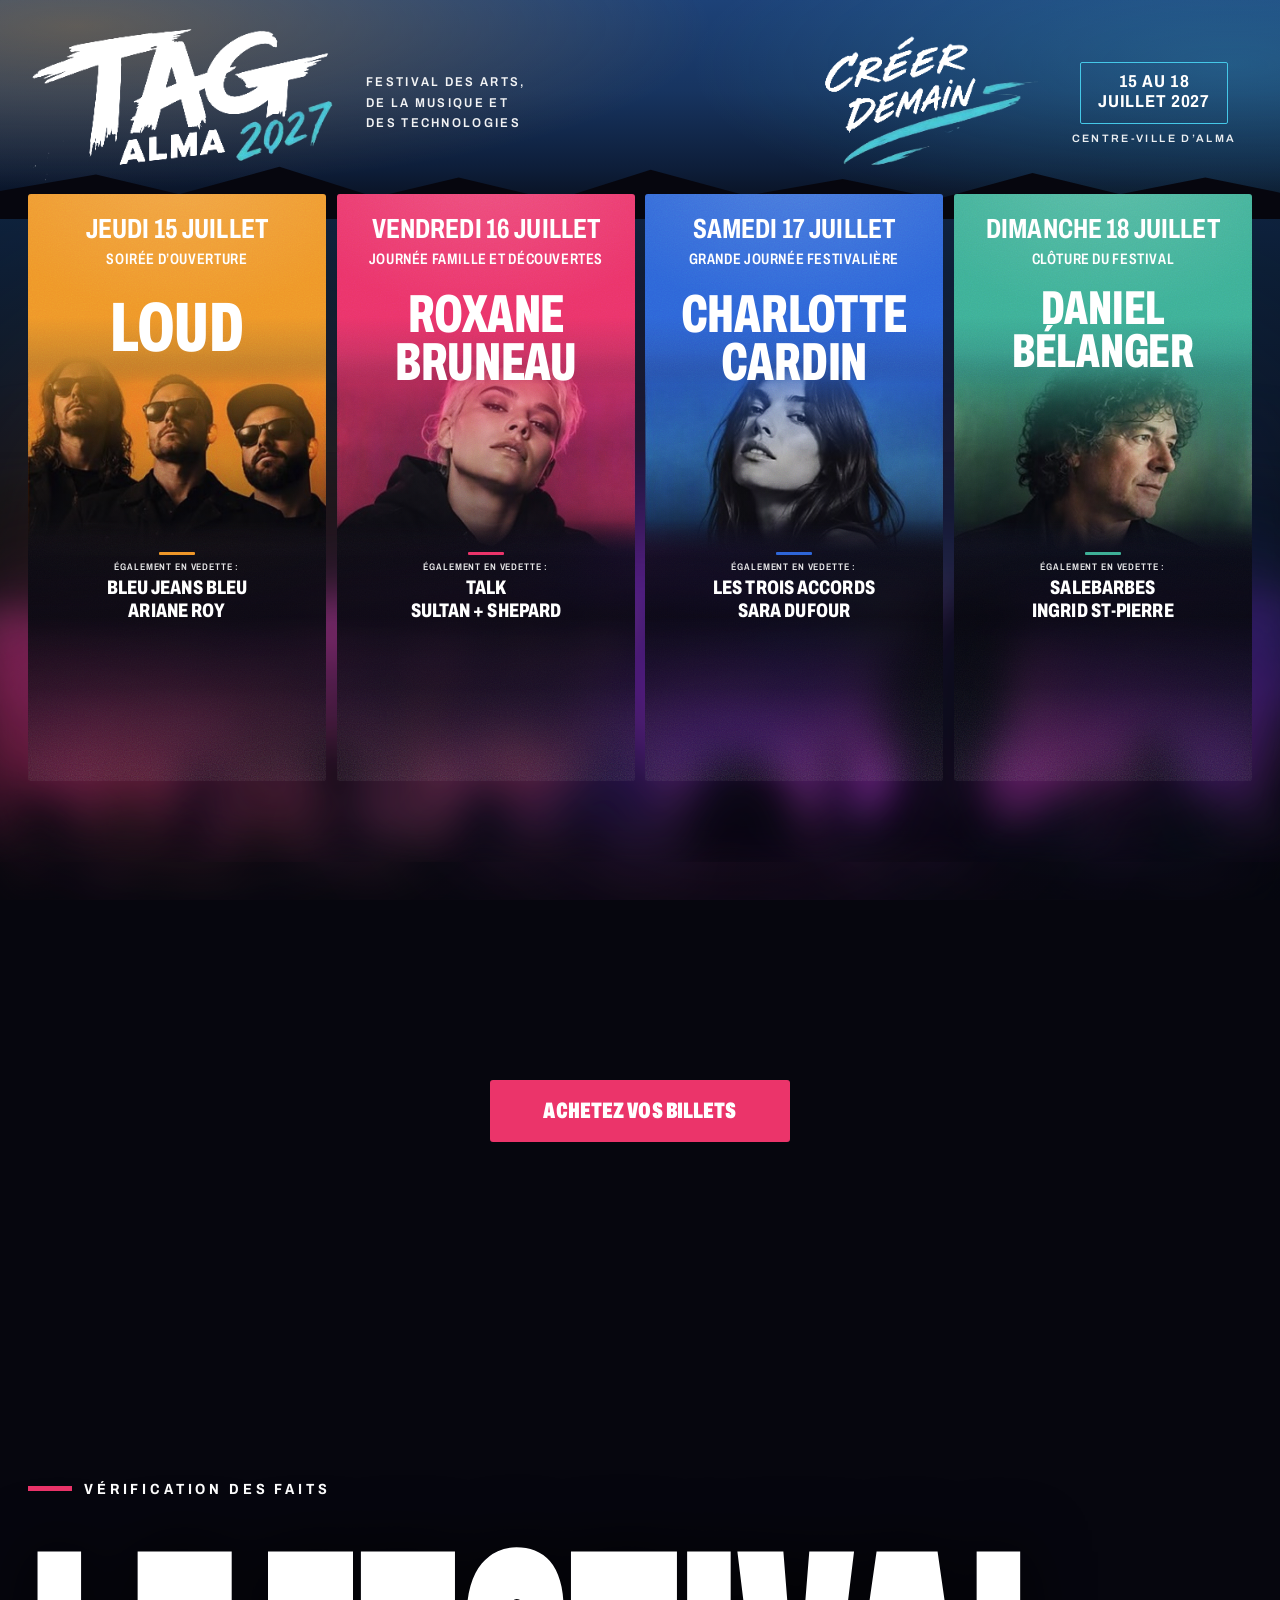
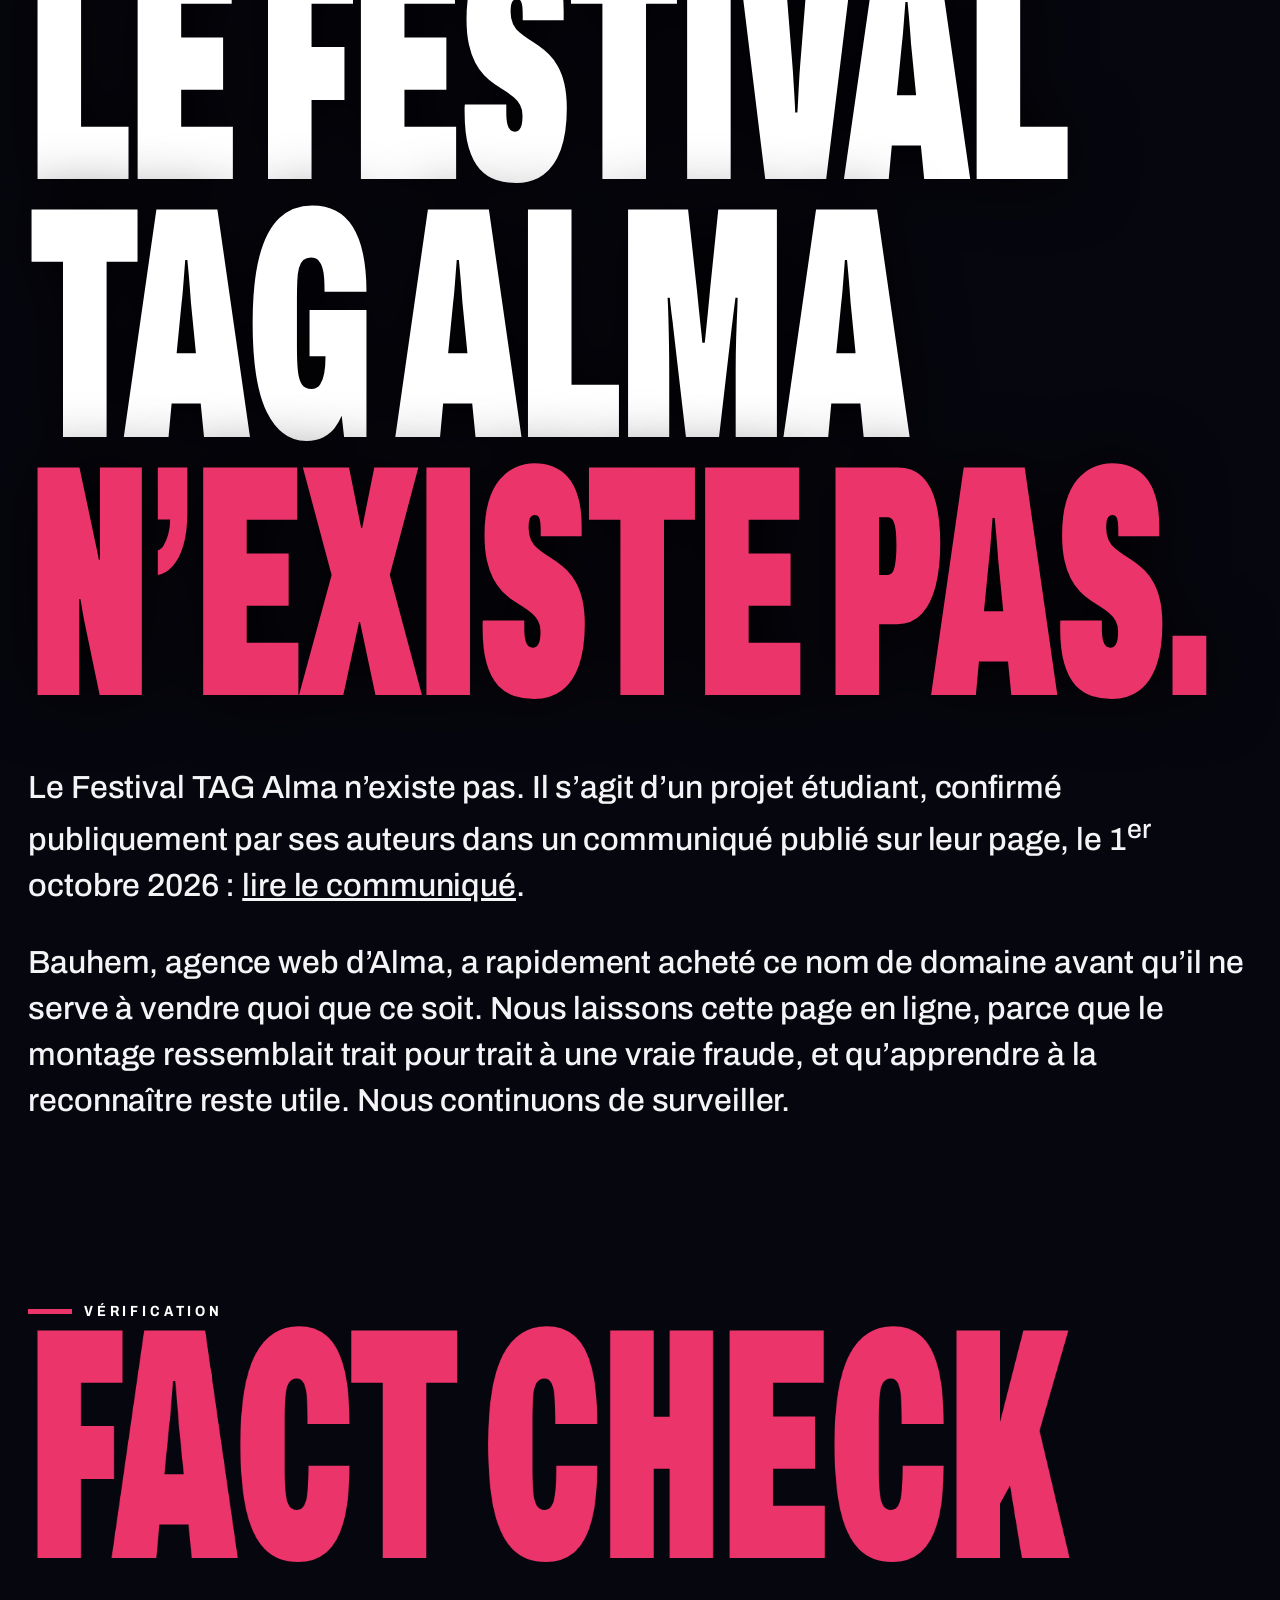
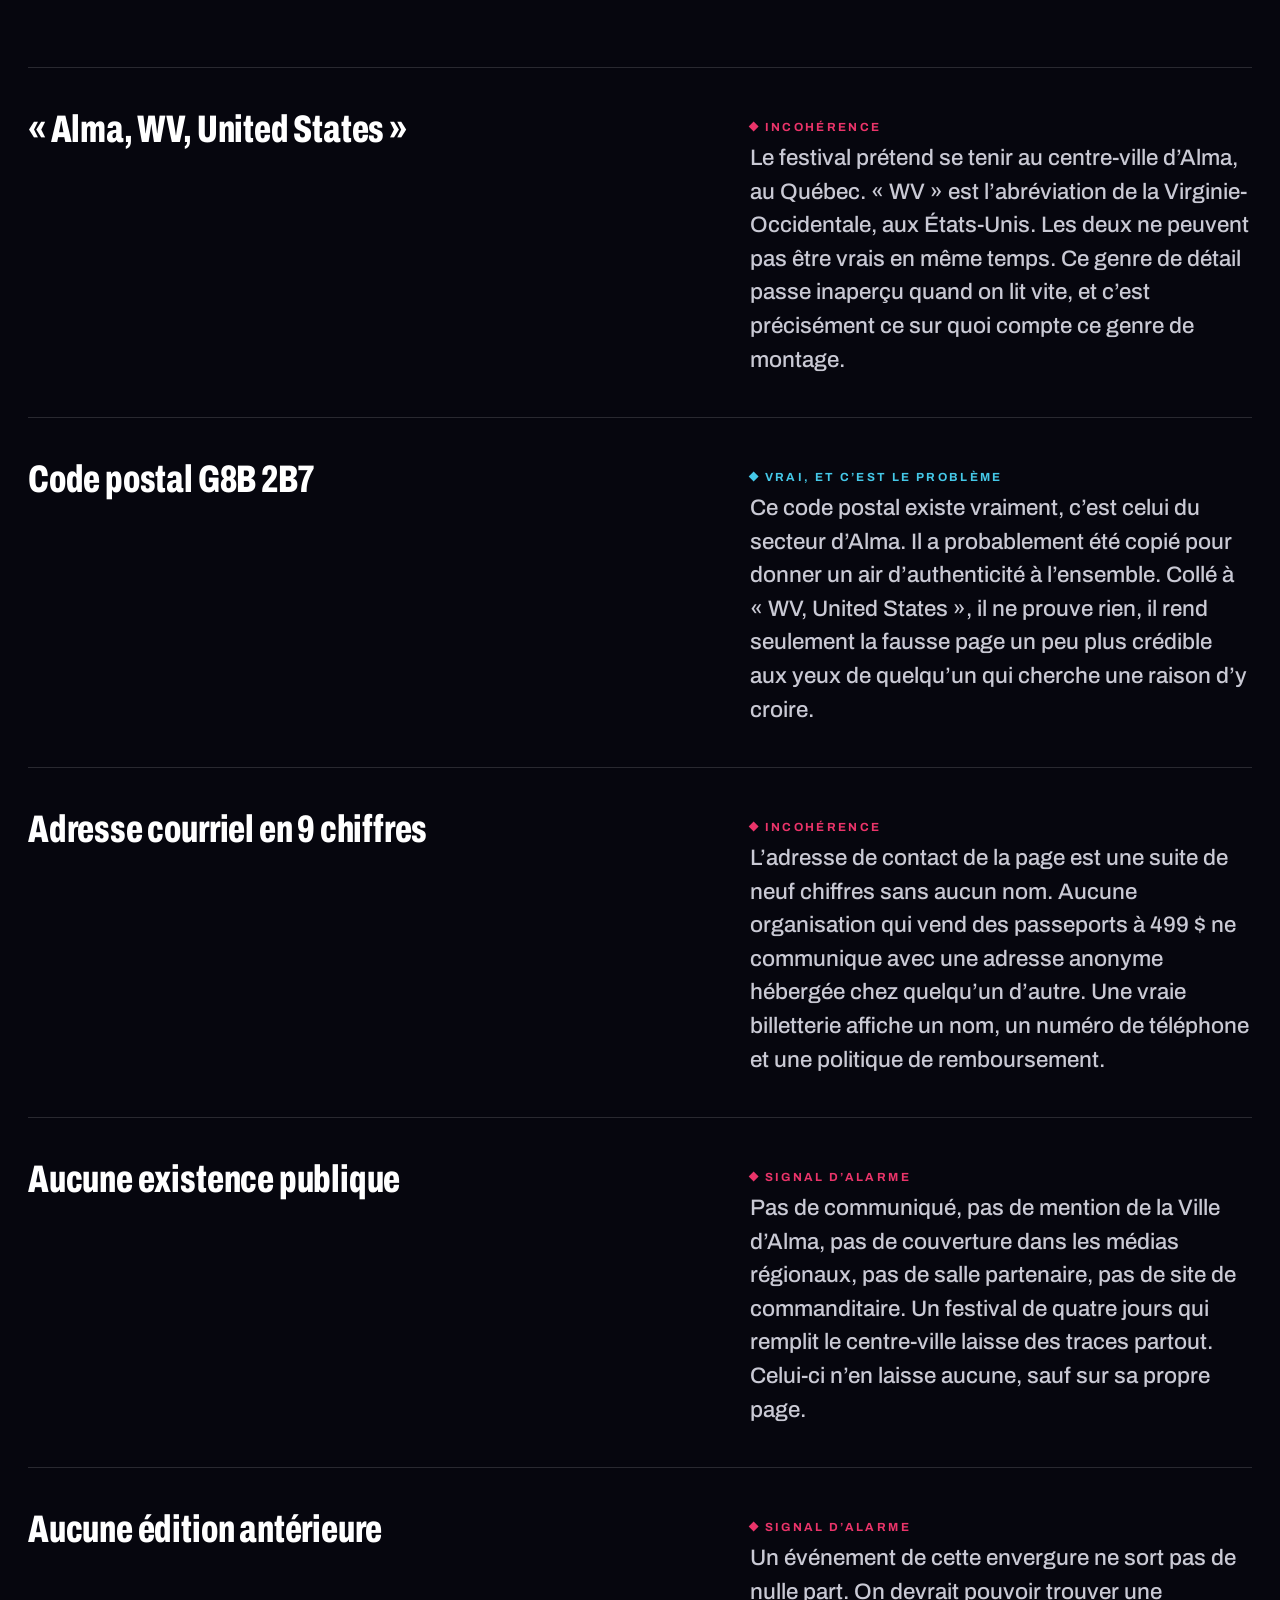
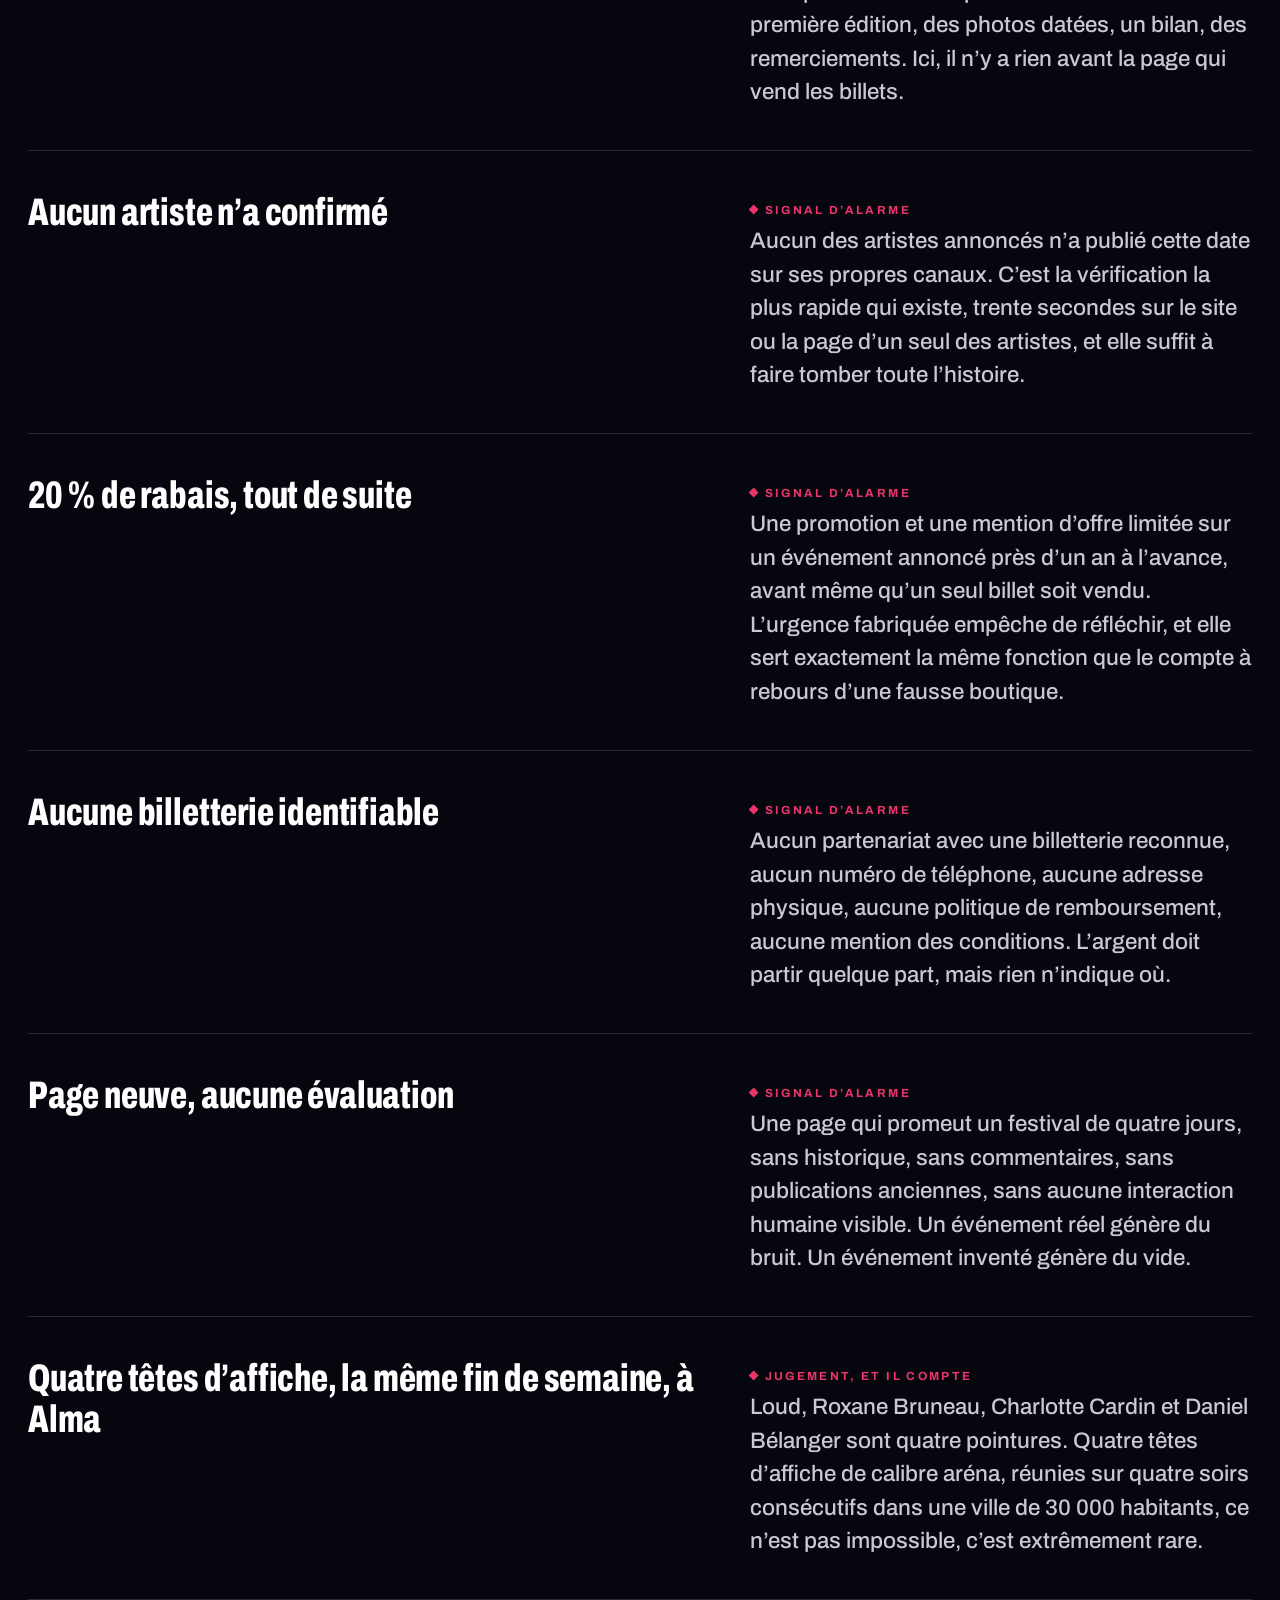
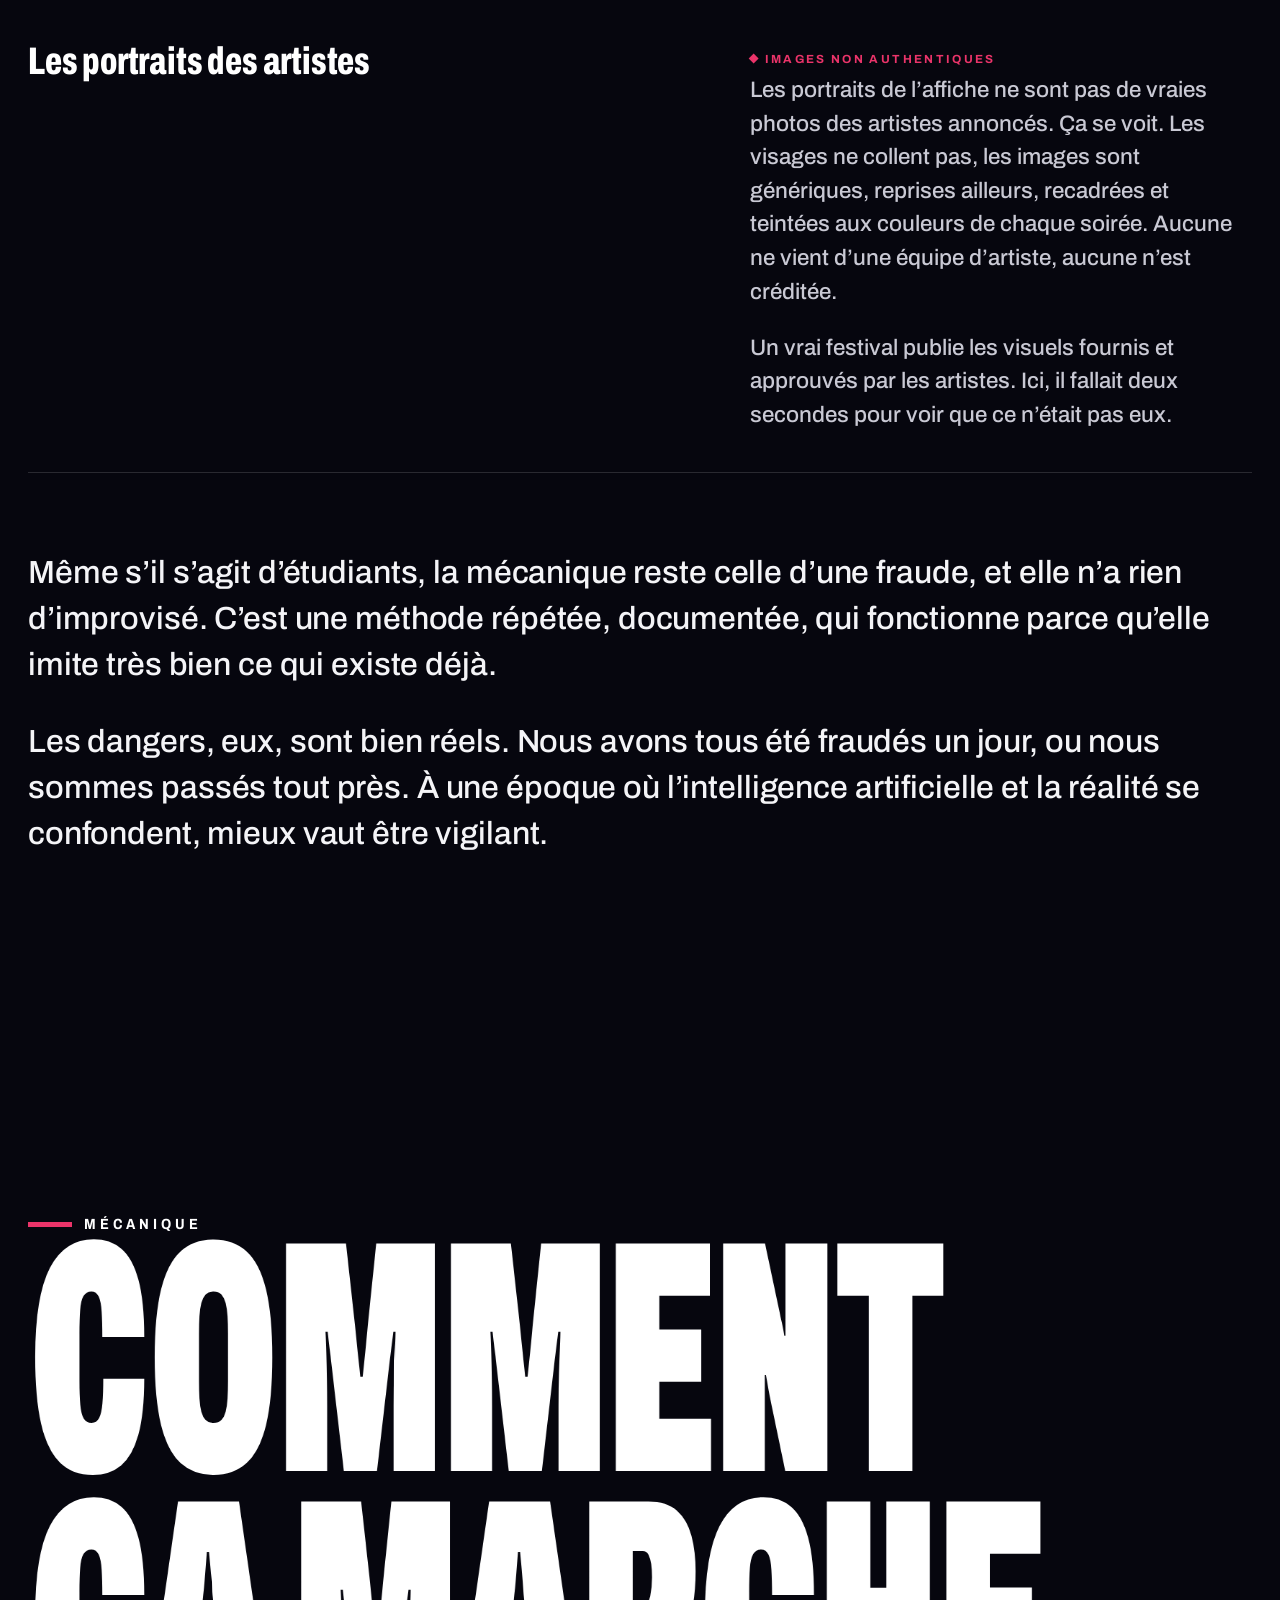
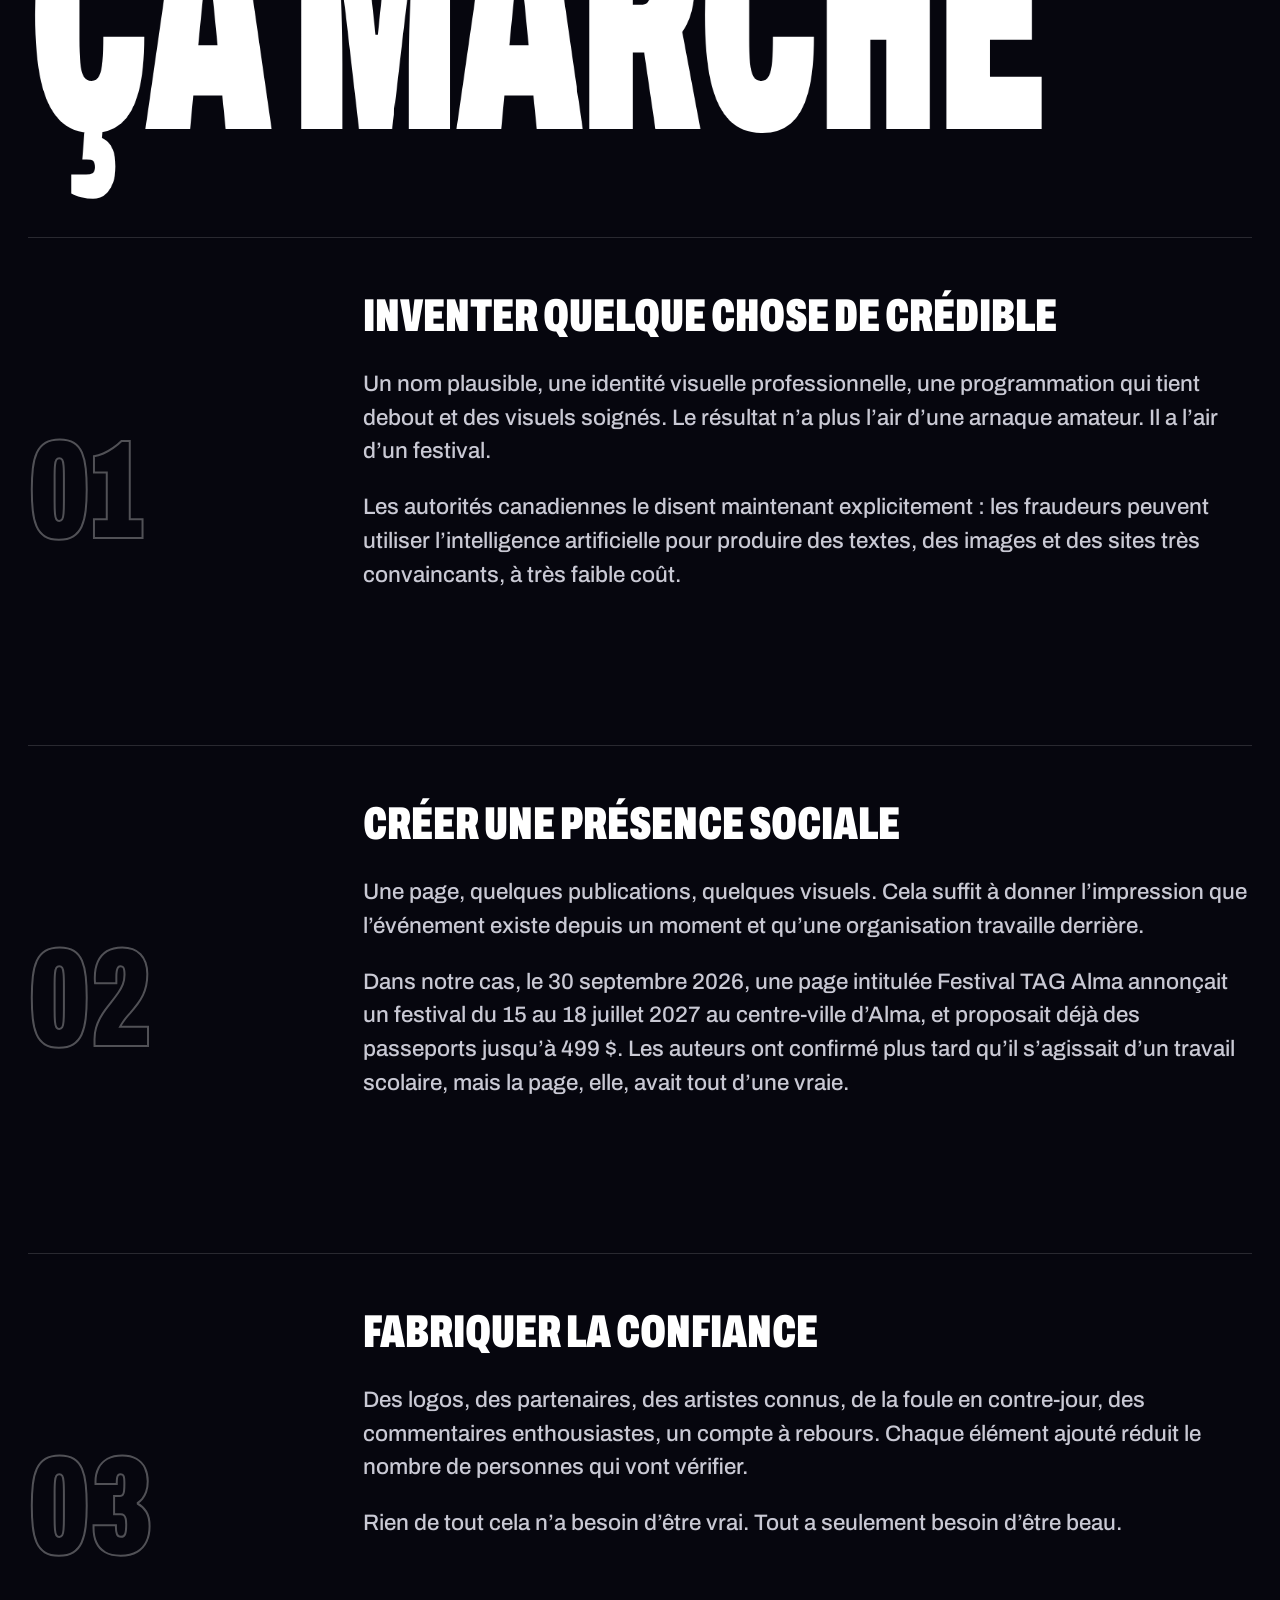
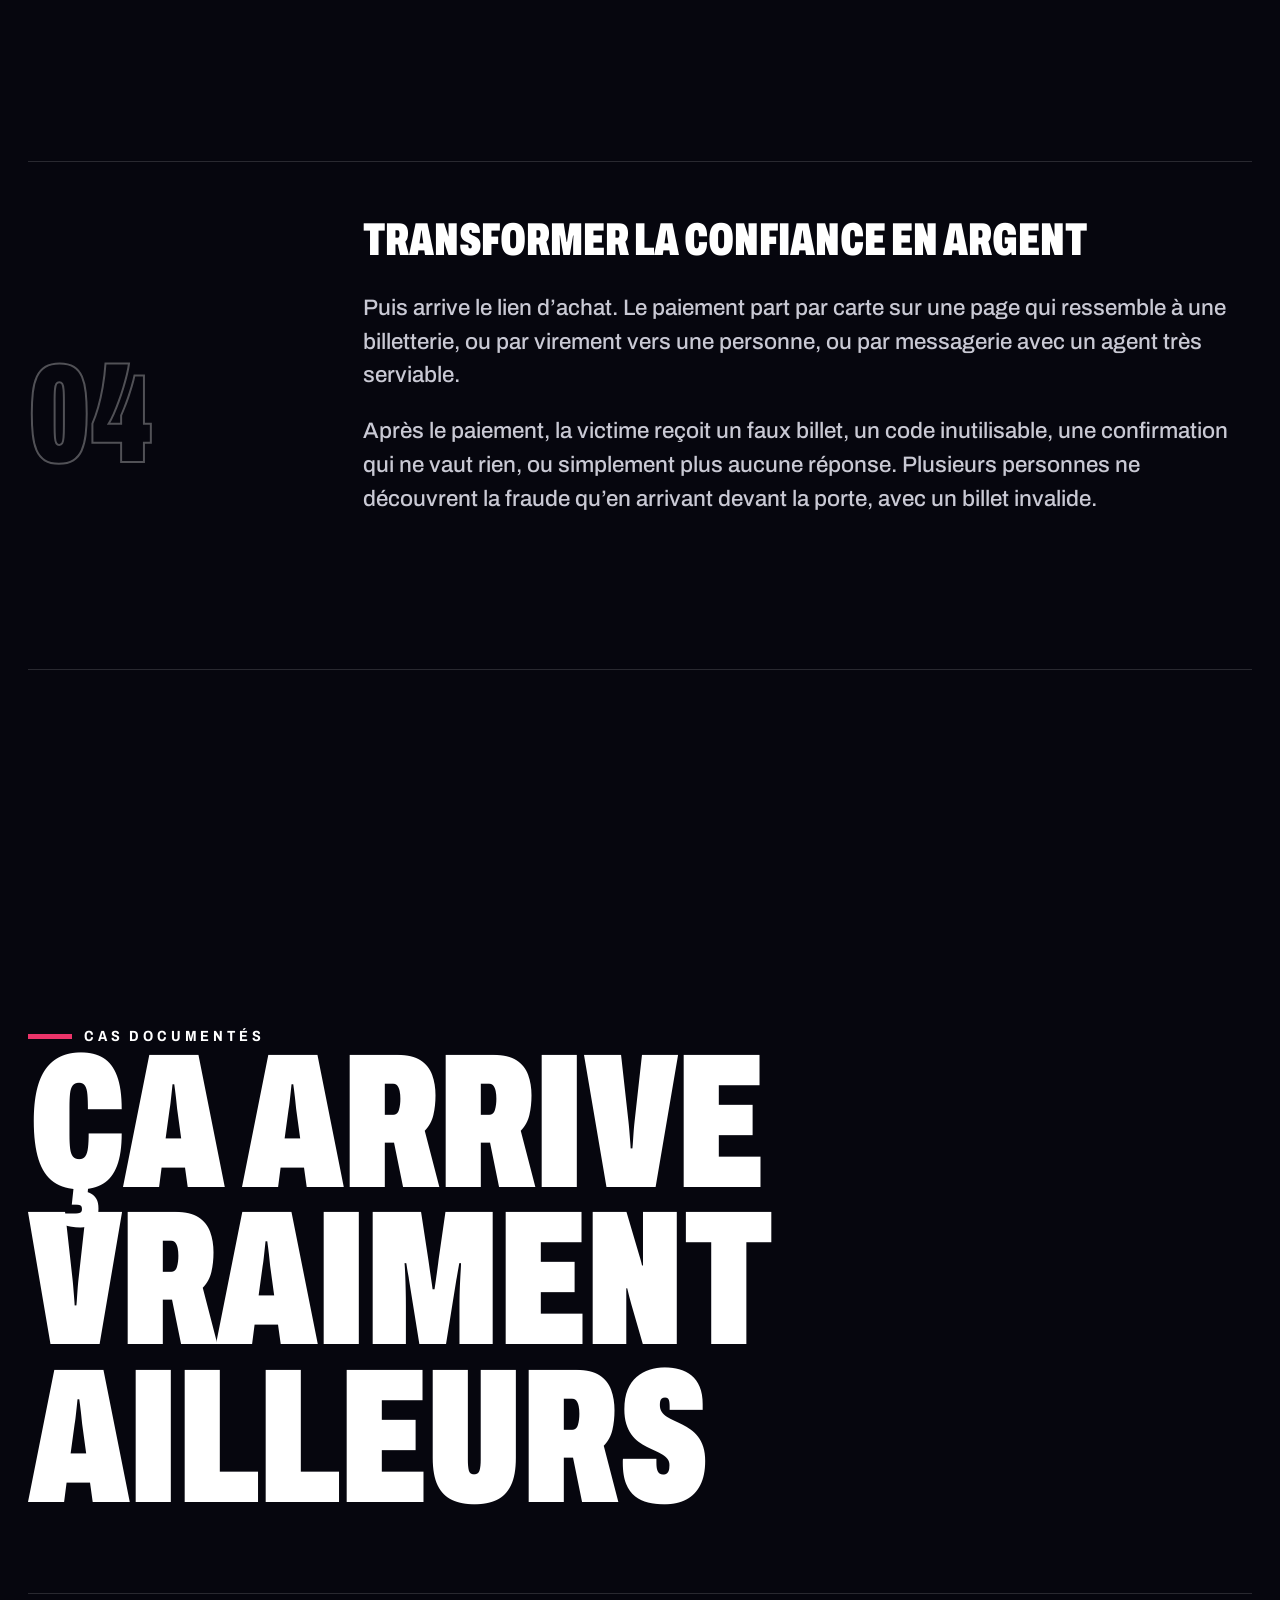
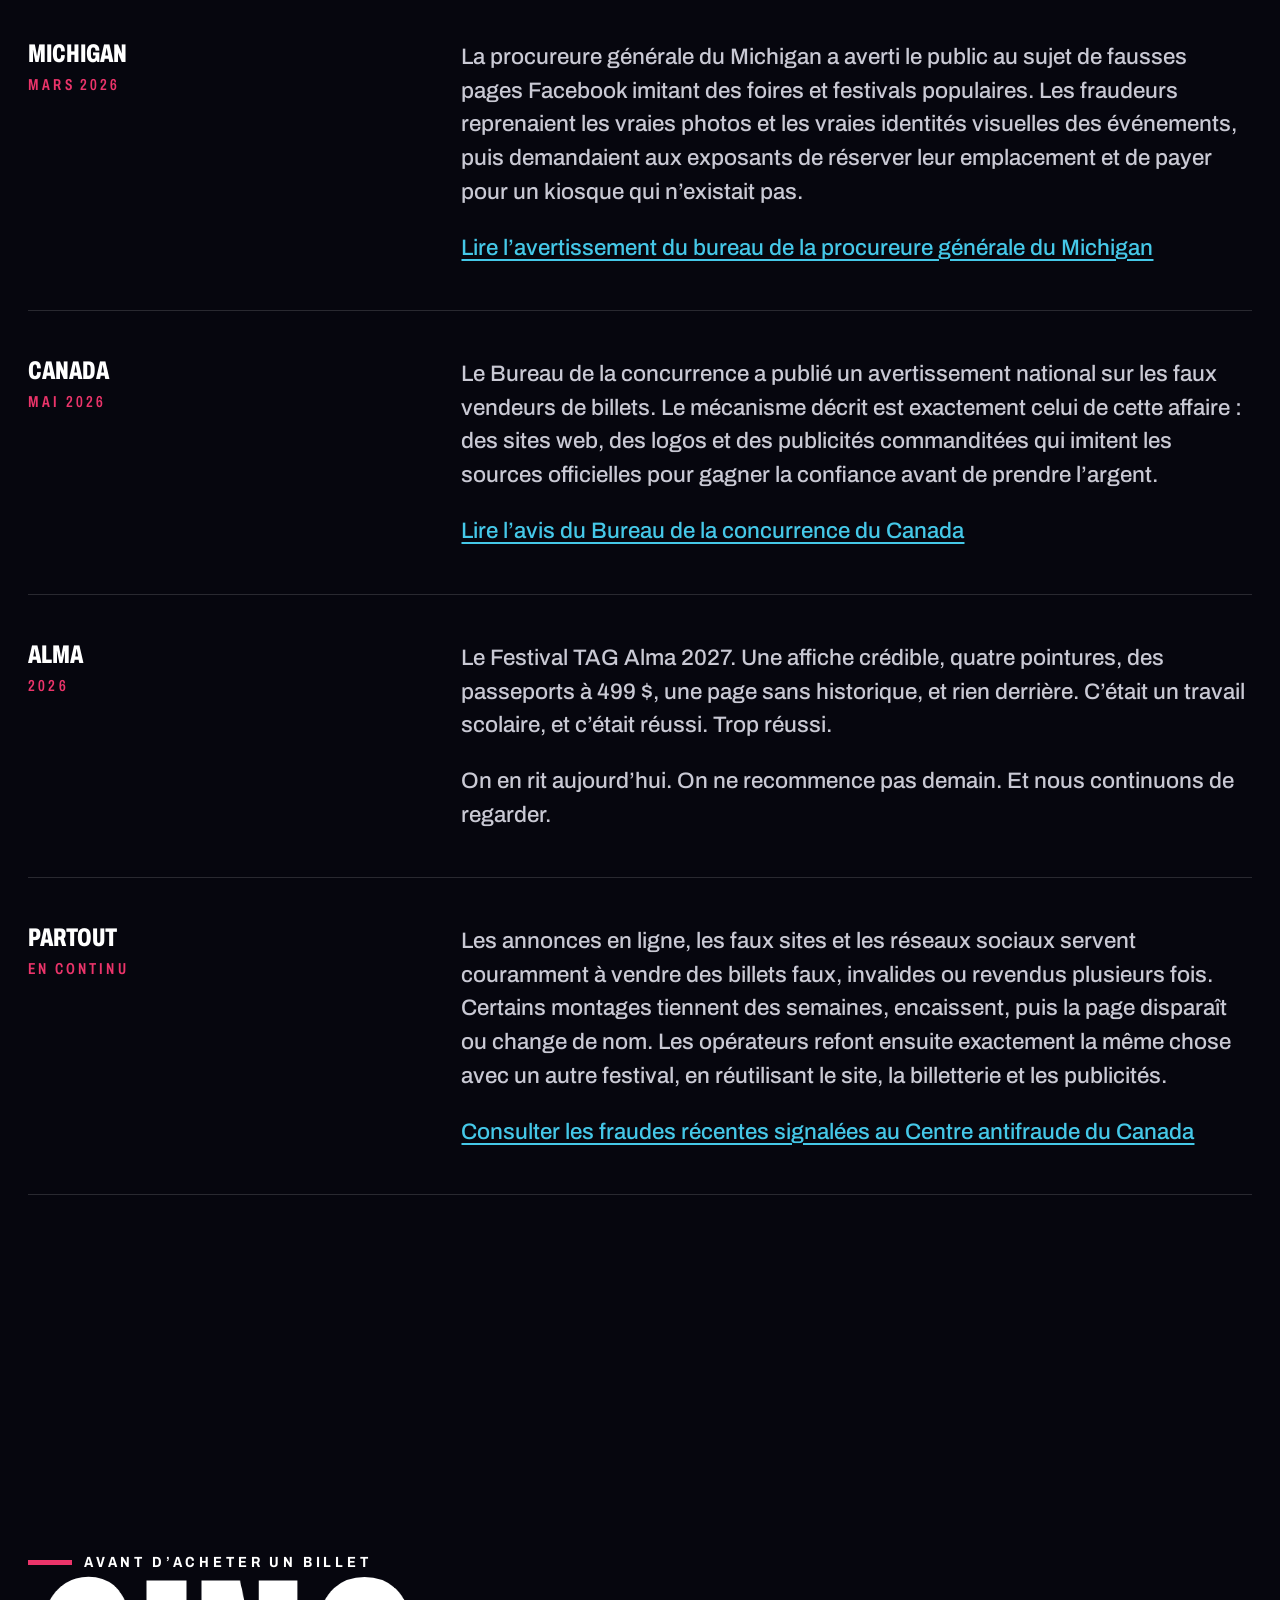
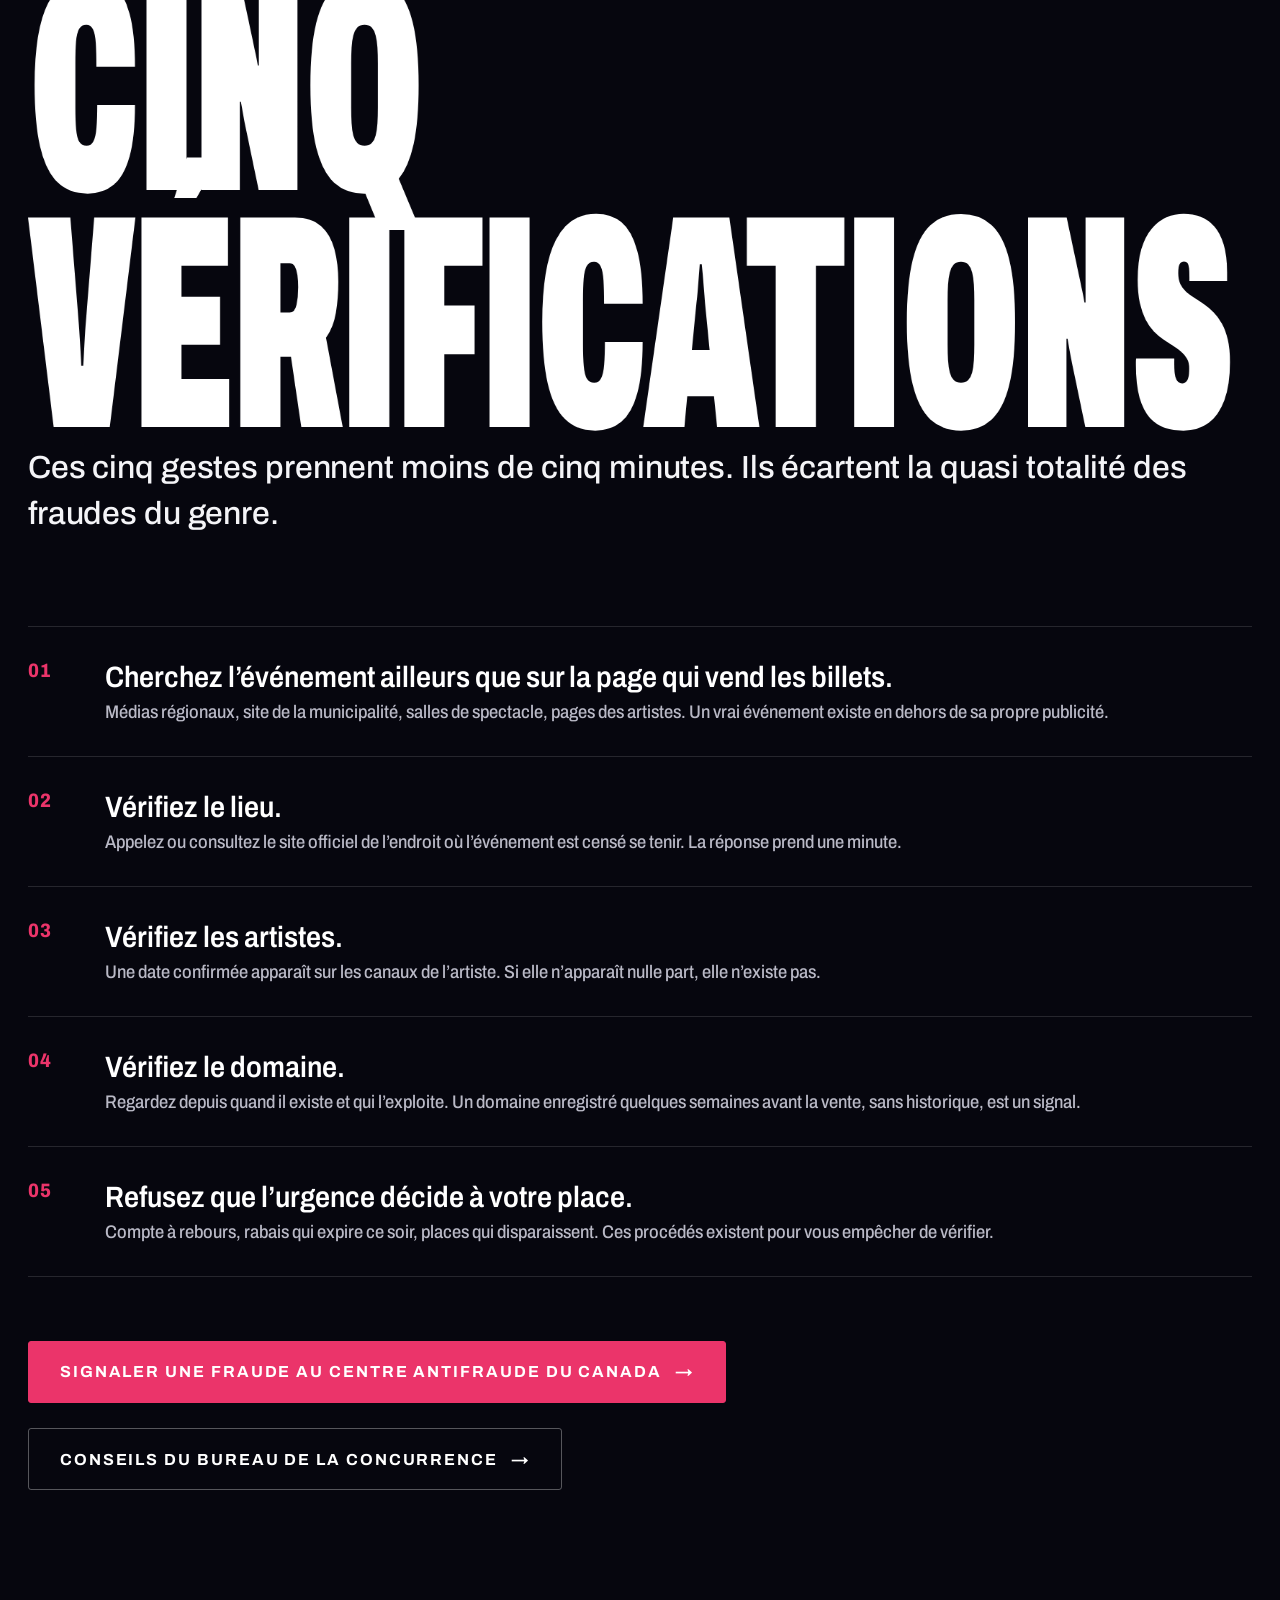
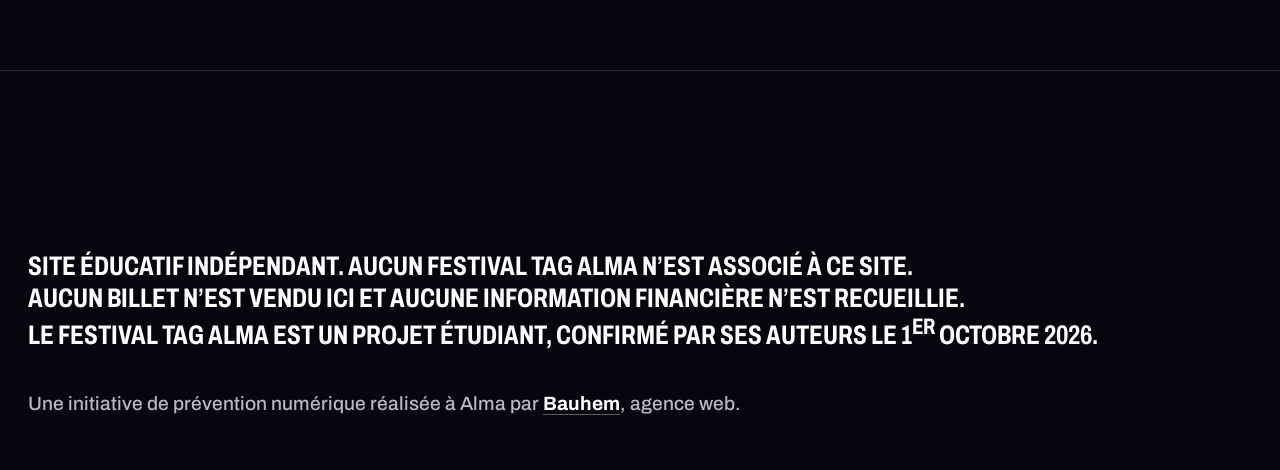
<file: index.html>
<!doctype html>
<html lang="fr-CA">
<head>
<meta charset="utf-8">
<meta name="viewport" content="width=device-width, initial-scale=1">
<title>Vérification des faits : le festival TAG Alma n’existe pas, c’était un projet étudiant | tagalma.ca</title>
<meta name="description" content="Aucun Festival TAG Alma n’existe. Ses auteurs ont confirmé le 1er octobre 2026 qu’il s’agissait d’un projet étudiant. Bauhem, agence web d’Alma, a enregistré le domaine annoncé sur l’affiche et publie ici comment ce genre de montage fonctionne, et comment le reconnaître.">
<link rel="canonical" href="https://tagalma.ca/">
<meta name="robots" content="index, follow, max-image-preview:large">
<meta name="theme-color" content="#06060e">
<meta property="og:type" content="article">
<meta property="og:locale" content="fr_CA">
<meta property="og:site_name" content="tagalma.ca">
<meta property="og:title" content="Le festival TAG Alma n’existe pas, c’était un projet étudiant.">
<meta property="og:description" content="Une arnaque à l’événement culturel démontée, du faux passeport à 499 $ jusqu’aux signes avant-coureurs. Domaine enregistré par Bauhem pour protéger le public.">
<meta property="og:url" content="https://tagalma.ca/">
<meta property="og:image" content="https://tagalma.ca/assets/partage.jpg">
<meta property="og:image:alt" content="Bandeau de prévention : le festival TAG Alma n’existe pas.">
<meta name="twitter:card" content="summary_large_image">
<link rel="icon" href="assets/favicon.png" sizes="any">
<link rel="apple-touch-icon" href="assets/favicon.png">
<link rel="preconnect" href="https://fonts.googleapis.com">
<link rel="preconnect" href="https://fonts.gstatic.com" crossorigin>
<link rel="stylesheet" href="https://fonts.googleapis.com/css2?family=Archivo:wdth,wght@62..125,300..900&display=swap">
<link rel="stylesheet" href="styles.css">
<link rel="stylesheet" href="styles-page2.css">
<script type="application/ld+json">
{
  "@context": "https://schema.org",
  "@type": "WebPage",
  "name": "Vérification des faits : le festival TAG Alma n’existe pas",
  "url": "https://tagalma.ca/",
  "inLanguage": "fr-CA",
  "isFamilyFriendly": true,
  "about": [
    { "@type": "Thing", "name": "Fraude aux billets" },
    { "@type": "Thing", "name": "Faux événement culturel" },
    { "@type": "Thing", "name": "Prévention de la fraude" }
  ],
  "publisher": {
    "@type": "Organization",
    "name": "Bauhem",
    "url": "https://bauhem.com"
  },
  "dateModified": "2026-10-01",
  "description": "Le Festival TAG Alma 2027 n’existe pas. Analyse des signaux d’alarme d’une arnaque à l’événement culturel et ressources officielles de signalement."
}
</script>
</head>
<body class="p2">

<div class="bg" aria-hidden="true">
  <span class="bg__crowd"></span>
  <span class="bg__glow bg__glow--left"></span>
  <span class="bg__glow bg__glow--center"></span>
  <span class="bg__glow bg__glow--right"></span>
</div>

<div class="page">

  <!-- ================================== EN-TÊTE, identique à annonce.html -->
  <header class="hero">
    <p class="hero__brand">
      <img class="hero__logo" src="assets/logo-tag-alma-2027.png" width="380" height="192" alt="TAG ALMA 2027">
      <span class="hero__kicker">Festival des arts,<br>de la musique et<br>des technologies</span>
    </p>

    <p class="hero__claim">
      <img src="assets/creer-demain.png" width="280" height="180" alt="Créer demain">
    </p>

    <div class="hero__dates">
      <p class="datebox"><span>15 au 18</span><span>juillet 2027</span></p>
      <p class="hero__place">Centre-ville d’Alma</p>
    </div>
  </header>


  <!-- ============================ LES 4 SOIRÉES, identiques à index.html -->
  <main>
    <section class="nights" aria-label="Programmation annoncée">
      <article class="night" style="--rgb:239,151,41;--head:23.5cqw">
        <img class="night__photo" src="assets/artiste-1.jpg" width="674" height="452" alt="Le groupe Loud en spectacle" loading="lazy" decoding="async">
        <span class="night__veil" aria-hidden="true"></span>
        <div class="night__intro">
          <p class="night__date">Jeudi 15 juillet</p>
          <p class="night__theme">Soirée d’ouverture</p>
          <h2 class="night__head">Loud</h2>
        </div>
        <div class="night__featured">
          <span class="night__rule" aria-hidden="true"></span>
          <p class="night__label">Également en vedette :</p>
          <p class="night__names">Bleu Jeans Bleu<br>Ariane Roy</p>
        </div>
      </article>

      <article class="night" style="--rgb:235,52,106;--head:18cqw">
        <img class="night__photo" src="assets/artiste-2.jpg" width="678" height="452" alt="Roxane Bruneau en spectacle" loading="lazy" decoding="async">
        <span class="night__veil" aria-hidden="true"></span>
        <div class="night__intro">
          <p class="night__date">Vendredi 16 juillet</p>
          <p class="night__theme">Journée famille et découvertes</p>
          <h2 class="night__head">Roxane Bruneau</h2>
        </div>
        <div class="night__featured">
          <span class="night__rule" aria-hidden="true"></span>
          <p class="night__label">Également en vedette :</p>
          <p class="night__names">Talk<br>Sultan + Shepard</p>
        </div>
      </article>

      <article class="night" style="--rgb:46,102,216;--head:18cqw">
        <img class="night__photo" src="assets/artiste-3.jpg" width="674" height="452" alt="Charlotte Cardin en spectacle" loading="lazy" decoding="async">
        <span class="night__veil" aria-hidden="true"></span>
        <div class="night__intro">
          <p class="night__date">Samedi 17 juillet</p>
          <p class="night__theme">Grande journée festivalière</p>
          <h2 class="night__head">Charlotte Cardin</h2>
        </div>
        <div class="night__featured">
          <span class="night__rule" aria-hidden="true"></span>
          <p class="night__label">Également en vedette :</p>
          <p class="night__names">Les Trois Accords<br>Sara Dufour</p>
        </div>
      </article>

      <article class="night" style="--rgb:62,176,151;--head:16cqw">
        <img class="night__photo" src="assets/artiste-4.jpg" width="678" height="452" alt="Daniel Bélanger en spectacle" loading="lazy" decoding="async">
        <span class="night__veil" aria-hidden="true"></span>
        <div class="night__intro">
          <p class="night__date">Dimanche 18 juillet</p>
          <p class="night__theme">Clôture du festival</p>
          <h2 class="night__head">Daniel Bélanger</h2>
        </div>
        <div class="night__featured">
          <span class="night__rule" aria-hidden="true"></span>
          <p class="night__label">Également en vedette :</p>
          <p class="night__names">Salebarbes<br>Ingrid St-Pierre</p>
        </div>
      </article>
    </section>
  </main>

  <div class="p2-fade" aria-hidden="true"></div>


  <!-- ============== L'APPÂT, tel qu'il apparaîtrait sur la fausse page -->
  <section class="sec baitsec">
    <a class="bait" href="#haut">Achetez vos billets</a>
  </section>

  <div class="p2-space" aria-hidden="true"></div>

  <!-- ============================================================ HERO -->
  <section class="sec sec--hero hero2" id="haut">
    <p class="t-kicker">Vérification des faits</p>

    <h1 class="t-slam hero2__title">
      Le festival<br>
      TAG Alma<br>
      <span class="t-slam--pink">n’existe pas.</span>
    </h1>

    <p class="t-lede hero2__lede">
      Le Festival TAG Alma n’existe pas. Il s’agit d’un projet étudiant, confirmé publiquement par ses auteurs dans un communiqué publié sur leur page, le 1<sup>er</sup> octobre 2026 : <a href="https://www.facebook.com/permalink.php?story_fbid=pfbid02mzDeWPkTWcidsgA3vJS4TS2VCv4wMbqxwTC5VVs8ha8CdVRKfMrubyvTAEmYDk3Sl&amp;id=61595005737373&amp;locale=fr_CA" rel="noopener noreferrer nofollow" target="_blank">lire le communiqué</a>.
    </p>

    <p class="t-lede hero2__lede">
      Bauhem, agence web d’Alma, a rapidement acheté ce nom de domaine avant qu’il ne serve à vendre quoi que ce soit. Nous laissons cette page en ligne, parce que le montage ressemblait trait pour trait à une vraie fraude, et qu’apprendre à la reconnaître reste utile. Nous continuons de surveiller.
    </p>

  </section>

  <!-- ====================================================== FACT CHECK -->
  <section class="sec sec--end" id="verification">
    <div class="fact__head">
      <p class="t-kicker reveal">Vérification</p>
      <h2 class="t-slam t-slam--pink reveal" style="--d:.06s">Fact check</h2>
    </div>

    <div class="fact">
      <article class="fact__item reveal">
        <p class="fact__claim">« Alma, WV, United States »</p>
        <div>
          <p class="fact__verdict">Incohérence</p>
          <p class="t-body fact__text">Le festival prétend se tenir au centre-ville d’Alma, au Québec. « WV » est l’abréviation de la Virginie-Occidentale, aux États-Unis. Les deux ne peuvent pas être vrais en même temps. Ce genre de détail passe inaperçu quand on lit vite, et c’est précisément ce sur quoi compte ce genre de montage.</p>
        </div>
      </article>

      <article class="fact__item reveal">
        <p class="fact__claim">Code postal G8B 2B7</p>
        <div>
          <p class="fact__verdict fact__verdict--ok">Vrai, et c’est le problème</p>
          <p class="t-body fact__text">Ce code postal existe vraiment, c’est celui du secteur d’Alma. Il a probablement été copié pour donner un air d’authenticité à l’ensemble. Collé à « WV, United States », il ne prouve rien, il rend seulement la fausse page un peu plus crédible aux yeux de quelqu’un qui cherche une raison d’y croire.</p>
        </div>
      </article>

      <article class="fact__item reveal">
        <p class="fact__claim">Adresse courriel en 9 chiffres</p>
        <div>
          <p class="fact__verdict">Incohérence</p>
          <p class="t-body fact__text">L’adresse de contact de la page est une suite de neuf chiffres sans aucun nom. Aucune organisation qui vend des passeports à 499 $ ne communique avec une adresse anonyme hébergée chez quelqu’un d’autre. Une vraie billetterie affiche un nom, un numéro de téléphone et une politique de remboursement.</p>
        </div>
      </article>

      <article class="fact__item reveal">
        <p class="fact__claim">Aucune existence publique</p>
        <div>
          <p class="fact__verdict">Signal d’alarme</p>
          <p class="t-body fact__text">Pas de communiqué, pas de mention de la Ville d’Alma, pas de couverture dans les médias régionaux, pas de salle partenaire, pas de site de commanditaire. Un festival de quatre jours qui remplit le centre-ville laisse des traces partout. Celui-ci n’en laisse aucune, sauf sur sa propre page.</p>
        </div>
      </article>

      <article class="fact__item reveal">
        <p class="fact__claim">Aucune édition antérieure</p>
        <div>
          <p class="fact__verdict">Signal d’alarme</p>
          <p class="t-body fact__text">Un événement de cette envergure ne sort pas de nulle part. On devrait pouvoir trouver une première édition, des photos datées, un bilan, des remerciements. Ici, il n’y a rien avant la page qui vend les billets.</p>
        </div>
      </article>

      <article class="fact__item reveal">
        <p class="fact__claim">Aucun artiste n’a confirmé</p>
        <div>
          <p class="fact__verdict">Signal d’alarme</p>
          <p class="t-body fact__text">Aucun des artistes annoncés n’a publié cette date sur ses propres canaux. C’est la vérification la plus rapide qui existe, trente secondes sur le site ou la page d’un seul des artistes, et elle suffit à faire tomber toute l’histoire.</p>
        </div>
      </article>

      <article class="fact__item reveal">
        <p class="fact__claim">20 % de rabais, tout de suite</p>
        <div>
          <p class="fact__verdict">Signal d’alarme</p>
          <p class="t-body fact__text">Une promotion et une mention d’offre limitée sur un événement annoncé près d’un an à l’avance, avant même qu’un seul billet soit vendu. L’urgence fabriquée empêche de réfléchir, et elle sert exactement la même fonction que le compte à rebours d’une fausse boutique.</p>
        </div>
      </article>

      <article class="fact__item reveal">
        <p class="fact__claim">Aucune billetterie identifiable</p>
        <div>
          <p class="fact__verdict">Signal d’alarme</p>
          <p class="t-body fact__text">Aucun partenariat avec une billetterie reconnue, aucun numéro de téléphone, aucune adresse physique, aucune politique de remboursement, aucune mention des conditions. L’argent doit partir quelque part, mais rien n’indique où.</p>
        </div>
      </article>

      <article class="fact__item reveal">
        <p class="fact__claim">Page neuve, aucune évaluation</p>
        <div>
          <p class="fact__verdict">Signal d’alarme</p>
          <p class="t-body fact__text">Une page qui promeut un festival de quatre jours, sans historique, sans commentaires, sans publications anciennes, sans aucune interaction humaine visible. Un événement réel génère du bruit. Un événement inventé génère du vide.</p>
        </div>
      </article>

      <article class="fact__item reveal">
        <p class="fact__claim">Quatre têtes d’affiche, la même fin de semaine, à Alma</p>
        <div>
          <p class="fact__verdict">Jugement, et il compte</p>
          <p class="t-body fact__text">Loud, Roxane Bruneau, Charlotte Cardin et Daniel Bélanger sont quatre pointures. Quatre têtes d’affiche de calibre aréna, réunies sur quatre soirs consécutifs dans une ville de 30 000 habitants, ce n’est pas impossible, c’est extrêmement rare.</p>
        </div>
      </article>

      <article class="fact__item reveal">
        <p class="fact__claim">Les portraits des artistes</p>
        <div>
          <p class="fact__verdict">Images non authentiques</p>
          <p class="t-body fact__text">Les portraits de l’affiche ne sont pas de vraies photos des artistes annoncés. Ça se voit. Les visages ne collent pas, les images sont génériques, reprises ailleurs, recadrées et teintées aux couleurs de chaque soirée. Aucune ne vient d’une équipe d’artiste, aucune n’est créditée.</p>
          <p class="t-body fact__text" style="margin-top:1em">Un vrai festival publie les visuels fournis et approuvés par les artistes. Ici, il fallait deux secondes pour voir que ce n’était pas eux.</p>
        </div>
      </article>
    </div>

    <p class="t-lede reveal" style="margin-top:clamp(2.4rem,6vw,5rem)">
      Même s’il s’agit d’étudiants, la mécanique reste celle d’une fraude, et elle n’a rien d’improvisé. C’est une méthode répétée, documentée, qui fonctionne parce qu’elle imite très bien ce qui existe déjà.
    </p>

    <p class="t-lede reveal">
      Les dangers, eux, sont bien réels. Nous avons tous été fraudés un jour, ou nous sommes passés tout près. À une époque où l’intelligence artificielle et la réalité se confondent, mieux vaut être vigilant.
    </p>

  </section>

  <!-- ================================================= COMMENT ÇA MARCHE -->
  <section class="sec sec--calm" id="mecanique">
    <p class="t-kicker reveal">Mécanique</p>
    <h2 class="t-slam reveal" style="--d:.06s">Comment<br>ça marche</h2>
    <ol class="steps">
      <li class="step reveal">
        <p class="step__num" aria-hidden="true">01</p>
        <div>
          <h3 class="step__title">Inventer quelque chose de crédible</h3>
          <p class="t-body">Un nom plausible, une identité visuelle professionnelle, une programmation qui tient debout et des visuels soignés. Le résultat n’a plus l’air d’une arnaque amateur. Il a l’air d’un festival.</p>
          <p class="t-body">Les autorités canadiennes le disent maintenant explicitement : les fraudeurs peuvent utiliser l’intelligence artificielle pour produire des textes, des images et des sites très convaincants, à très faible coût.</p>
        </div>
      </li>

      <li class="step reveal">
        <p class="step__num" aria-hidden="true">02</p>
        <div>
          <h3 class="step__title">Créer une présence sociale</h3>
          <p class="t-body">Une page, quelques publications, quelques visuels. Cela suffit à donner l’impression que l’événement existe depuis un moment et qu’une organisation travaille derrière.</p>
          <p class="t-body">Dans notre cas, le 30 septembre 2026, une page intitulée Festival TAG Alma annonçait un festival du 15 au 18 juillet 2027 au centre-ville d’Alma, et proposait déjà des passeports jusqu’à 499 $. Les auteurs ont confirmé plus tard qu’il s’agissait d’un travail scolaire, mais la page, elle, avait tout d’une vraie.</p>
        </div>
      </li>

      <li class="step reveal">
        <p class="step__num" aria-hidden="true">03</p>
        <div>
          <h3 class="step__title">Fabriquer la confiance</h3>
          <p class="t-body">Des logos, des partenaires, des artistes connus, de la foule en contre-jour, des commentaires enthousiastes, un compte à rebours. Chaque élément ajouté réduit le nombre de personnes qui vont vérifier.</p>
          <p class="t-body">Rien de tout cela n’a besoin d’être vrai. Tout a seulement besoin d’être beau.</p>
        </div>
      </li>

      <li class="step reveal">
        <p class="step__num" aria-hidden="true">04</p>
        <div>
          <h3 class="step__title">Transformer la confiance en argent</h3>
          <p class="t-body">Puis arrive le lien d’achat. Le paiement part par carte sur une page qui ressemble à une billetterie, ou par virement vers une personne, ou par messagerie avec un agent très serviable.</p>
          <p class="t-body">Après le paiement, la victime reçoit un faux billet, un code inutilisable, une confirmation qui ne vaut rien, ou simplement plus aucune réponse. Plusieurs personnes ne découvrent la fraude qu’en arrivant devant la porte, avec un billet invalide.</p>
        </div>
      </li>
    </ol>
  </section>

  <!-- ============================================================= AILLEURS -->
  <section class="sec sec--calm" id="ailleurs">
    <p class="t-kicker reveal">Cas documentés</p>
    <h2 class="t-h2 reveal" style="--d:.06s">Ça arrive vraiment ailleurs</h2>

    <div style="margin-top:clamp(2.4rem,6vw,5rem)">
      <article class="case reveal">
        <div>
          <p class="case__where">Michigan<span class="case__when">Mars 2026</span></p>
        </div>
        <div>
          <p class="t-body">La procureure générale du Michigan a averti le public au sujet de fausses pages Facebook imitant des foires et festivals populaires. Les fraudeurs reprenaient les vraies photos et les vraies identités visuelles des événements, puis demandaient aux exposants de réserver leur emplacement et de payer pour un kiosque qui n’existait pas.</p>
          <p class="t-body" style="margin-top:1em"><a href="https://www.michigan.gov/ag/news/press-releases/2026/03/26/ag-nessel-warns-of-fraudulent-facebook-event-pages-targeting-vendors" rel="noopener noreferrer nofollow" target="_blank">Lire l’avertissement du bureau de la procureure générale du Michigan</a></p>
        </div>
      </article>

      <article class="case reveal">
        <div>
          <p class="case__where">Canada<span class="case__when">Mai 2026</span></p>
        </div>
        <div>
          <p class="t-body">Le Bureau de la concurrence a publié un avertissement national sur les faux vendeurs de billets. Le mécanisme décrit est exactement celui de cette affaire : des sites web, des logos et des publicités commanditées qui imitent les sources officielles pour gagner la confiance avant de prendre l’argent.</p>
          <p class="t-body" style="margin-top:1em"><a href="https://www.canada.ca/fr/bureau-concurrence/nouvelles/2026/05/acheteurs-de-billets-mefiez-vous-des-pratiques-commerciales-trompeuses.html" rel="noopener noreferrer nofollow" target="_blank">Lire l’avis du Bureau de la concurrence du Canada</a></p>
        </div>
      </article>

      <article class="case reveal">
        <div>
          <p class="case__where">Alma<span class="case__when">2026</span></p>
        </div>
        <div>
          <p class="t-body">Le Festival TAG Alma 2027. Une affiche crédible, quatre pointures, des passeports à 499 $, une page sans historique, et rien derrière. C’était un travail scolaire, et c’était réussi. Trop réussi.</p>
          <p class="t-body" style="margin-top:1em">On en rit aujourd’hui. On ne recommence pas demain. Et nous continuons de regarder.</p>
        </div>
      </article>

      <article class="case reveal">
        <div>
          <p class="case__where">Partout<span class="case__when">En continu</span></p>
        </div>
        <div>
          <p class="t-body">Les annonces en ligne, les faux sites et les réseaux sociaux servent couramment à vendre des billets faux, invalides ou revendus plusieurs fois. Certains montages tiennent des semaines, encaissent, puis la page disparaît ou change de nom. Les opérateurs refont ensuite exactement la même chose avec un autre festival, en réutilisant le site, la billetterie et les publicités.</p>
          <p class="t-body" style="margin-top:1em"><a href="https://antifraudcentre-centreantifraude.ca/index-fra.htm" rel="noopener noreferrer nofollow" target="_blank">Consulter les fraudes récentes signalées au Centre antifraude du Canada</a></p>
        </div>
      </article>
    </div>
  </section>

  <!-- ============================================================== RAPPEL -->
  <section class="sec sec--calm" id="avant-acheter">
    <p class="t-kicker reveal">Avant d’acheter un billet</p>
    <h2 class="t-slam t-slam--s reveal" style="--d:.06s">Cinq<br>vérifications</h2>
    <p class="t-lede reveal" style="--d:.12s;margin-bottom:clamp(2.6rem,7vw,6rem)">
      Ces cinq gestes prennent moins de cinq minutes. Ils écartent la quasi totalité des fraudes du genre.
    </p>

    <ol class="checks">
      <li class="check reveal">Cherchez l’événement ailleurs que sur la page qui vend les billets.<span>Médias régionaux, site de la municipalité, salles de spectacle, pages des artistes. Un vrai événement existe en dehors de sa propre publicité.</span></li>
      <li class="check reveal">Vérifiez le lieu.<span>Appelez ou consultez le site officiel de l’endroit où l’événement est censé se tenir. La réponse prend une minute.</span></li>
      <li class="check reveal">Vérifiez les artistes.<span>Une date confirmée apparaît sur les canaux de l’artiste. Si elle n’apparaît nulle part, elle n’existe pas.</span></li>
      <li class="check reveal">Vérifiez le domaine.<span>Regardez depuis quand il existe et qui l’exploite. Un domaine enregistré quelques semaines avant la vente, sans historique, est un signal.</span></li>
      <li class="check reveal">Refusez que l’urgence décide à votre place.<span>Compte à rebours, rabais qui expire ce soir, places qui disparaissent. Ces procédés existent pour vous empêcher de vérifier.</span></li>
    </ol>

    <div class="cta-row">
      <a class="cta cta--pink" href="https://antifraudcentre-centreantifraude.ca/report-signalez-fra.htm" rel="noopener noreferrer" target="_blank">Signaler une fraude au Centre antifraude du Canada</a>
      <a class="cta" href="https://www.canada.ca/fr/bureau-concurrence/nouvelles/2026/05/acheteurs-de-billets-mefiez-vous-des-pratiques-commerciales-trompeuses.html" rel="noopener noreferrer" target="_blank">Conseils du Bureau de la concurrence</a>
    </div>

  </section>

  <!-- =============================================================== PIED -->
  <footer class="foot2">
    <p class="foot2__disclaimer">
      Site éducatif indépendant. Aucun Festival TAG Alma n’est associé à ce site.<br>
      Aucun billet n’est vendu ici et aucune information financière n’est recueillie.<br>
      Le Festival TAG Alma est un projet étudiant, confirmé par ses auteurs le 1<sup>er</sup> octobre 2026.
    </p>

    <p class="foot2__credit">
      Une initiative de prévention numérique réalisée à Alma par <a href="https://bauhem.com" rel="noopener" target="_blank"><b>Bauhem</b></a>, agence web.
    </p>
  </footer>

</div>

<!-- Projection plein écran déclenchée par le bouton d'achat. -->
<div class="scam" id="scam" hidden aria-hidden="true">
  <span class="scam__word">Fake</span>
</div>

<script>
(function () {
  document.documentElement.classList.add('js');

  var items = document.querySelectorAll('.reveal');
  if (!('IntersectionObserver' in window)) {
    items.forEach(function (el) { el.classList.add('is-in'); });
  } else {
    var io = new IntersectionObserver(function (entries) {
      entries.forEach(function (e) {
        if (e.isIntersecting) {
          e.target.classList.add('is-in');
          io.unobserve(e.target);
        }
      });
    }, { rootMargin: '0px 0px -10% 0px', threshold: 0.08 });
    items.forEach(function (el) { io.observe(el); });
  }

  var bait = document.querySelector('.bait');
  var scam = document.getElementById('scam');
  var playing = false;
  var calm = window.matchMedia && window.matchMedia('(prefers-reduced-motion: reduce)').matches;

  function goToNextSection() {
    var t = document.querySelector('#haut');
    if (!t) { return; }
    var y = Math.round(t.getBoundingClientRect().top + window.pageYOffset);
    window.scrollTo({ top: y, left: 0, behavior: calm ? 'auto' : 'smooth' });
  }

  if (bait && scam) {
    bait.addEventListener('click', function (e) {
      e.preventDefault();
      if (playing) { return; }
      if (calm) { goToNextSection(); return; }

      playing = true;
      scam.hidden = false;
      requestAnimationFrame(function () { scam.classList.add('is-playing'); });

      window.setTimeout(function () {
        scam.classList.add('is-leaving');
        goToNextSection();
      }, 2850);

      window.setTimeout(function () {
        scam.classList.remove('is-playing', 'is-leaving');
        scam.hidden = true;
        playing = false;
      }, 3900);
    });
  }
})();
</script>

</body>
</html>
</file>
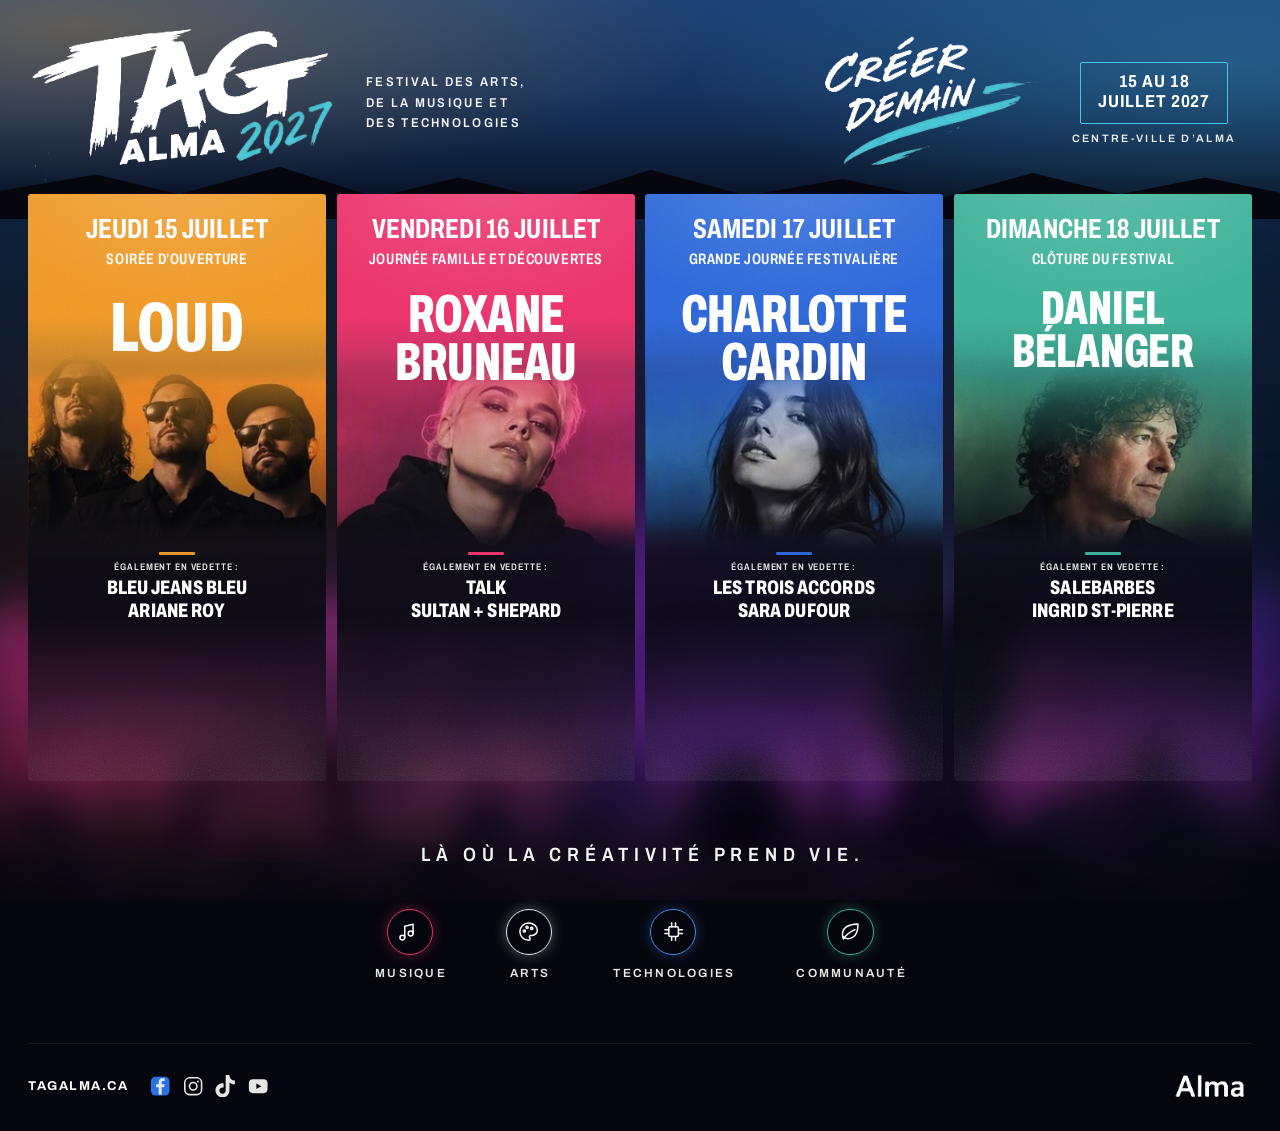
<file: annonce.html>
<!doctype html>
<html lang="fr-CA">
<head>
<meta charset="utf-8">
<meta name="viewport" content="width=device-width, initial-scale=1">
<meta name="robots" content="noindex, follow">
<title>TAG ALMA 2027, festival des arts, de la musique et des technologies | 15 au 18 juillet 2027, Alma</title>
<meta name="description" content="TAG ALMA 2027 : quatre jours d’arts, de musique et de technologies au centre-ville d’Alma, du 15 au 18 juillet 2027. Loud, Roxane Bruneau, Charlotte Cardin et Daniel Bélanger en vedette. Créer demain.">
<link rel="canonical" href="https://tagalma.ca/annonce.html">
<meta name="theme-color" content="#06060e">
<meta property="og:type" content="website">
<meta property="og:locale" content="fr_CA">
<meta property="og:site_name" content="TAG ALMA 2027">
<meta property="og:title" content="TAG ALMA 2027, créer demain">
<meta property="og:description" content="Festival des arts, de la musique et des technologies. Du 15 au 18 juillet 2027, centre-ville d’Alma.">
<meta property="og:url" content="https://tagalma.ca/annonce.html">
<meta property="og:image" content="https://tagalma.ca/assets/partage.jpg">
<meta property="og:image:alt" content="Affiche du festival TAG ALMA 2027 avec les quatre soirées de programmation.">
<meta name="twitter:card" content="summary_large_image">
<link rel="icon" href="assets/favicon.png" sizes="any">
<link rel="apple-touch-icon" href="assets/favicon.png">
<link rel="preconnect" href="https://fonts.googleapis.com">
<link rel="preconnect" href="https://fonts.gstatic.com" crossorigin>
<link rel="stylesheet" href="https://fonts.googleapis.com/css2?family=Archivo:wdth,wght@62..125,300..900&display=swap">
<link rel="stylesheet" href="styles.css">
<script type="application/ld+json">
{
  "@context": "https://schema.org",
  "@type": "Festival",
  "name": "TAG ALMA 2027",
  "alternateName": "Festival des arts, de la musique et des technologies",
  "slogan": "Créer demain",
  "description": "Festival des arts, de la musique et des technologies : quatre journées et soirées de programmation au centre-ville d’Alma.",
  "url": "https://tagalma.ca/",
  "startDate": "2027-07-15",
  "endDate": "2027-07-18",
  "eventStatus": "https://schema.org/EventScheduled",
  "eventAttendanceMode": "https://schema.org/OfflineEventAttendanceMode",
  "inLanguage": "fr-CA",
  "location": {
    "@type": "Place",
    "name": "Centre-ville d’Alma",
    "address": {
      "@type": "PostalAddress",
      "addressLocality": "Alma",
      "addressRegion": "QC",
      "addressCountry": "CA"
    }
  },
  "organizer": {
    "@type": "Organization",
    "name": "TAG ALMA",
    "url": "https://tagalma.ca/"
  },
  "subEvent": [
    {
      "@type": "Event",
      "name": "Soirée d’ouverture : Loud",
      "startDate": "2027-07-15T19:00:00-04:00",
      "endDate": "2027-07-15T23:30:00-04:00",
      "eventStatus": "https://schema.org/EventScheduled",
      "eventAttendanceMode": "https://schema.org/OfflineEventAttendanceMode",
      "location": { "@type": "Place", "name": "Centre-ville d’Alma", "address": { "@type": "PostalAddress", "addressLocality": "Alma", "addressRegion": "QC", "addressCountry": "CA" } },
      "performer": [
        { "@type": "MusicGroup", "name": "Loud" },
        { "@type": "MusicGroup", "name": "Bleu Jeans Bleu" },
        { "@type": "MusicGroup", "name": "Ariane Roy" }
      ]
    },
    {
      "@type": "Event",
      "name": "Journée famille et découvertes : Roxane Bruneau",
      "startDate": "2027-07-16T11:00:00-04:00",
      "endDate": "2027-07-16T23:30:00-04:00",
      "eventStatus": "https://schema.org/EventScheduled",
      "eventAttendanceMode": "https://schema.org/OfflineEventAttendanceMode",
      "location": { "@type": "Place", "name": "Centre-ville d’Alma", "address": { "@type": "PostalAddress", "addressLocality": "Alma", "addressRegion": "QC", "addressCountry": "CA" } },
      "performer": [
        { "@type": "MusicGroup", "name": "Roxane Bruneau" },
        { "@type": "MusicGroup", "name": "Talk" },
        { "@type": "MusicGroup", "name": "Sultan + Shepard" }
      ]
    },
    {
      "@type": "Event",
      "name": "Grande journée festivalière : Charlotte Cardin",
      "startDate": "2027-07-17T11:00:00-04:00",
      "endDate": "2027-07-17T23:30:00-04:00",
      "eventStatus": "https://schema.org/EventScheduled",
      "eventAttendanceMode": "https://schema.org/OfflineEventAttendanceMode",
      "location": { "@type": "Place", "name": "Centre-ville d’Alma", "address": { "@type": "PostalAddress", "addressLocality": "Alma", "addressRegion": "QC", "addressCountry": "CA" } },
      "performer": [
        { "@type": "MusicGroup", "name": "Charlotte Cardin" },
        { "@type": "MusicGroup", "name": "Les Trois Accords" },
        { "@type": "MusicGroup", "name": "Sara Dufour" }
      ]
    },
    {
      "@type": "Event",
      "name": "Clôture du festival : Daniel Bélanger",
      "startDate": "2027-07-18T11:00:00-04:00",
      "endDate": "2027-07-18T23:00:00-04:00",
      "eventStatus": "https://schema.org/EventScheduled",
      "eventAttendanceMode": "https://schema.org/OfflineEventAttendanceMode",
      "location": { "@type": "Place", "name": "Centre-ville d’Alma", "address": { "@type": "PostalAddress", "addressLocality": "Alma", "addressRegion": "QC", "addressCountry": "CA" } },
      "performer": [
        { "@type": "MusicGroup", "name": "Daniel Bélanger" },
        { "@type": "MusicGroup", "name": "Salebarbes" },
        { "@type": "MusicGroup", "name": "Ingrid St-Pierre" }
      ]
    }
  ]
}
</script>
</head>
<body>

<div class="bg" aria-hidden="true">
  <span class="bg__glow bg__glow--left"></span>
  <span class="bg__glow bg__glow--center"></span>
  <span class="bg__glow bg__glow--right"></span>
  <span class="bg__crowd"></span>
</div>

<div class="page">
  <h1 class="sr-only">TAG ALMA 2027, festival des arts, de la musique et des technologies, du 15 au 18 juillet 2027 au centre-ville d’Alma</h1>

  <header class="hero">
    <p class="hero__brand">
      <img class="hero__logo" src="assets/logo-tag-alma-2027.png" width="380" height="192" alt="TAG ALMA 2027">
      <span class="hero__kicker">Festival des arts,<br>de la musique et<br>des technologies</span>
    </p>

    <p class="hero__claim">
      <img src="assets/creer-demain.png" width="280" height="180" alt="Créer demain">
    </p>

    <div class="hero__dates">
      <p class="datebox"><span>15 au 18</span><span>juillet 2027</span></p>
      <p class="hero__place">Centre-ville d’Alma</p>
    </div>
  </header>

  <main>
    <section class="nights" aria-label="Programmation 2027">

      <article class="night" style="--rgb:239,151,41;--head:23.5cqw">
        <img class="night__photo" src="assets/artiste-1.jpg" width="674" height="452" alt="Le groupe Loud en spectacle" loading="lazy" decoding="async">
        <span class="night__veil" aria-hidden="true"></span>
        <div class="night__intro">
          <p class="night__date">Jeudi 15 juillet</p>
          <p class="night__theme">Soirée d’ouverture</p>
          <h2 class="night__head">Loud</h2>
        </div>
        <div class="night__featured">
          <span class="night__rule" aria-hidden="true"></span>
          <p class="night__label">Également en vedette :</p>
          <p class="night__names">Bleu Jeans Bleu<br>Ariane Roy</p>
        </div>
      </article>

      <article class="night" style="--rgb:235,52,106;--head:18cqw">
        <img class="night__photo" src="assets/artiste-2.jpg" width="678" height="452" alt="Roxane Bruneau en spectacle" loading="lazy" decoding="async">
        <span class="night__veil" aria-hidden="true"></span>
        <div class="night__intro">
          <p class="night__date">Vendredi 16 juillet</p>
          <p class="night__theme">Journée famille et découvertes</p>
          <h2 class="night__head">Roxane Bruneau</h2>
        </div>
        <div class="night__featured">
          <span class="night__rule" aria-hidden="true"></span>
          <p class="night__label">Également en vedette :</p>
          <p class="night__names">Talk<br>Sultan + Shepard</p>
        </div>
      </article>

      <article class="night" style="--rgb:46,102,216;--head:18cqw">
        <img class="night__photo" src="assets/artiste-3.jpg" width="674" height="452" alt="Charlotte Cardin en spectacle" loading="lazy" decoding="async">
        <span class="night__veil" aria-hidden="true"></span>
        <div class="night__intro">
          <p class="night__date">Samedi 17 juillet</p>
          <p class="night__theme">Grande journée festivalière</p>
          <h2 class="night__head">Charlotte Cardin</h2>
        </div>
        <div class="night__featured">
          <span class="night__rule" aria-hidden="true"></span>
          <p class="night__label">Également en vedette :</p>
          <p class="night__names">Les Trois Accords<br>Sara Dufour</p>
        </div>
      </article>

      <article class="night" style="--rgb:62,176,151;--head:16cqw">
        <img class="night__photo" src="assets/artiste-4.jpg" width="678" height="452" alt="Daniel Bélanger en spectacle" loading="lazy" decoding="async">
        <span class="night__veil" aria-hidden="true"></span>
        <div class="night__intro">
          <p class="night__date">Dimanche 18 juillet</p>
          <p class="night__theme">Clôture du festival</p>
          <h2 class="night__head">Daniel Bélanger</h2>
        </div>
        <div class="night__featured">
          <span class="night__rule" aria-hidden="true"></span>
          <p class="night__label">Également en vedette :</p>
          <p class="night__names">Salebarbes<br>Ingrid St-Pierre</p>
        </div>
      </article>

    </section>
  </main>

  <footer class="foot">
    <p class="foot__tagline">Là où la créativité prend vie.</p>

    <ul class="pillars">
      <li class="pillar" style="--rgb:235,52,106">
        <span class="pillar__ring">
          <svg viewBox="0 0 24 24" aria-hidden="true"><path d="M7 18.2V6.4l8.6-2v9.6"/><circle cx="4.5" cy="18.2" r="2.5"/><circle cx="13.1" cy="14" r="2.5"/></svg>
        </span>
        <span class="pillar__label">Musique</span>
      </li>
      <li class="pillar" style="--rgb:226,235,242">
        <span class="pillar__ring">
          <svg viewBox="0 0 24 24" aria-hidden="true"><path d="M12 3a9 9 0 1 0 0 18c1 0 1.6-.7 1.6-1.5 0-.4-.2-.8-.4-1.1-.3-.3-.4-.6-.4-1 0-.8.7-1.4 1.5-1.4H15.5a5.5 5.5 0 0 0 5.5-5.5C21 6.6 17 3 12 3Z"/><circle cx="7.6" cy="11.4" r="1.15"/><circle cx="10.4" cy="7.6" r="1.15"/><circle cx="15.2" cy="8.6" r="1.15"/></svg>
        </span>
        <span class="pillar__label">Arts</span>
      </li>
      <li class="pillar" style="--rgb:70,140,232">
        <span class="pillar__ring">
          <svg viewBox="0 0 24 24" aria-hidden="true"><rect x="7" y="7" width="10" height="10" rx="1.6"/><path d="M10 3v4M14 3v4M10 17v4M14 17v4M3 10h4M3 14h4M17 10h4M17 14h4"/></svg>
        </span>
        <span class="pillar__label">Technologies</span>
      </li>
      <li class="pillar" style="--rgb:62,176,151">
        <span class="pillar__ring">
          <svg viewBox="0 0 24 24" aria-hidden="true"><path d="M4.6 19.4c-.7-1.3-1-2.8-1-4.4C3.6 8.5 9.4 4.6 19.6 4.2c.3 9.7-3.9 15.1-10.4 15.1-1.9 0-3.6-.6-4.6-1.9Z"/><path d="M4.6 19.4C7.4 15.4 11.4 12.2 16.6 10"/></svg>
        </span>
        <span class="pillar__label">Communauté</span>
      </li>
    </ul>

    <div class="foot__bottom">
      <div class="foot__contact">
        <a class="foot__site" href="https://tagalma.ca/">tagalma.ca</a>
        <ul class="socials">
          <li><a href="#" aria-label="TAG ALMA sur Facebook">
            <svg viewBox="0 0 24 24" aria-hidden="true"><rect x="2" y="2" width="20" height="20" rx="5" fill="#2d7ff9" stroke="none"/><path d="M13.6 21v-8h2.7l.4-3.1h-3.1V7.9c0-.9.25-1.5 1.55-1.5h1.65V3.6c-.29-.04-1.27-.12-2.41-.12-2.38 0-4.01 1.45-4.01 4.12v2.3H7.6V13h2.78v8h3.22Z" fill="#fff" stroke="none"/></svg>
          </a></li>
          <li><a href="#" aria-label="TAG ALMA sur Instagram">
            <svg viewBox="0 0 24 24" aria-hidden="true"><rect x="3" y="3" width="18" height="18" rx="5.2"/><circle cx="12" cy="12" r="4"/><circle cx="17.1" cy="6.9" r="1.05" fill="currentColor" stroke="none"/></svg>
          </a></li>
          <li><a href="#" aria-label="TAG ALMA sur TikTok">
            <svg viewBox="0 0 24 24" aria-hidden="true"><path d="M12.53.02c1.31-.02 2.61-.01 3.91-.02.08 1.53.63 3.09 1.75 4.17 1.12 1.11 2.7 1.62 4.24 1.79v4.03c-1.44-.05-2.89-.35-4.2-.97-.57-.26-1.1-.59-1.62-.93-.01 2.92.01 5.84-.02 8.75-.08 1.4-.54 2.79-1.35 3.94-1.31 1.92-3.58 3.17-5.91 3.21-1.43.08-2.86-.31-4.08-1.03-2.02-1.19-3.44-3.37-3.65-5.71-.02-.5-.03-1-.01-1.49.18-1.9 1.12-3.72 2.58-4.96 1.66-1.44 3.98-2.13 6.15-1.72.02 1.48-.04 2.96-.04 4.44-.99-.32-2.15-.23-3.02.37-.63.41-1.11 1.04-1.36 1.75-.21.51-.15 1.07-.14 1.61.24 1.64 1.82 3.02 3.5 2.87 1.12-.01 2.19-.66 2.77-1.61.19-.33.4-.67.41-1.06.1-1.79.06-3.57.07-5.36.01-4.03-.01-8.05.02-12.07Z" fill="currentColor" stroke="none"/></svg>
          </a></li>
          <li><a href="#" aria-label="TAG ALMA sur YouTube">
            <svg viewBox="0 0 24 24" aria-hidden="true"><rect x="2" y="4.5" width="20" height="15" rx="4.4" fill="currentColor" stroke="none"/><path d="M10 9.1 15.4 12 10 14.9Z" fill="#06060e" stroke="none"/></svg>
          </a></li>
        </ul>
      </div>

      <img class="foot__alma" src="assets/logo-alma.png" width="132" height="42" alt="Ville d’Alma">
    </div>
  </footer>
</div>

</body>
</html>
</file>
<file: styles.css>
/* ------------------------------------------------------------------
   TAG ALMA 2027, tagalma.ca
   Une seule page. Reproduction responsive de l'affiche du festival.
   Palette et proportions calquées sur l'affiche d'origine.
   ------------------------------------------------------------------ */

:root {
  --ink: #06060e;
  --ink-2: #08080f;
  --line: #14141f;
  --cyan: #45c8e8;
  --white: #ffffff;
  --pad-x: clamp(0.75rem, 2.2vw, 2.4rem);
  --ridge: #04060d;
}

*,
*::before,
*::after { box-sizing: border-box; }

html { -webkit-text-size-adjust: 100%; }

body {
  margin: 0;
  min-height: 100svh;
  background: var(--ink);
  color: var(--white);
  font-family: "Archivo", "Helvetica Neue", Arial, sans-serif;
  font-weight: 500;
  font-synthesis-weight: none;
  overflow-x: hidden;
  text-rendering: optimizeLegibility;
  -webkit-font-smoothing: antialiased;
}

img { max-width: 100%; }

a { color: inherit; }

.sr-only {
  position: absolute;
  width: 1px; height: 1px;
  margin: -1px; padding: 0;
  overflow: hidden;
  clip-path: inset(50%);
  white-space: nowrap;
  border: 0;
}

/* ---------------------------------------------------------------- fond */

.bg {
  position: fixed;
  inset: 0;
  z-index: 0;
  pointer-events: none;
  background:
    linear-gradient(180deg, #16345f 0%, #102a4d 12%, #0b1c33 30%, #070a14 58%, var(--ink) 100%);
  overflow: hidden;
}

.bg__glow {
  position: absolute;
  border-radius: 50%;
  filter: blur(90px);
  opacity: .5;
  mix-blend-mode: screen;
}

.bg__glow--left {
  left: -8%; bottom: 6%;
  width: 46vw; height: 46vw;
  background: radial-gradient(circle, rgba(239,151,41,.55), rgba(239,151,41,0) 68%);
}

.bg__glow--center {
  left: 26%; bottom: -4%;
  width: 62vw; height: 52vw;
  background: radial-gradient(circle, rgba(196,60,190,.5), rgba(120,60,200,0) 70%);
}

.bg__glow--right {
  right: -10%; bottom: 8%;
  width: 48vw; height: 44vw;
  background: radial-gradient(circle, rgba(60,120,235,.45), rgba(60,180,200,0) 70%);
}

.bg__crowd {
  position: absolute;
  left: 0; right: 0; bottom: 0;
  height: min(58vh, 620px);
  background-image: url("assets/foule.jpg");
  background-size: cover;
  background-position: center 62%;
  filter: blur(20px) saturate(1.3) brightness(.7);
  opacity: .34;
  -webkit-mask-image: linear-gradient(180deg, transparent 0%, #000 52%, #000 100%);
  mask-image: linear-gradient(180deg, transparent 0%, #000 52%, #000 100%);
}

.page {
  position: relative;
  z-index: 1;
  max-width: 1600px;
  margin: 0 auto;
}

/* -------------------------------------------------------------- en-tête */

.hero {
  position: relative;
  display: flex;
  flex-wrap: wrap;
  align-items: center;
  justify-content: space-between;
  gap: clamp(1rem, 2.6vw, 2.4rem);
  padding: clamp(1rem, 2vw, 1.7rem) var(--pad-x) clamp(1.4rem, 3vw, 2.6rem);
  background:
    radial-gradient(80% 120% at 6% 12%, rgba(226,150,40,.34), rgba(226,150,40,0) 62%),
    radial-gradient(70% 130% at 96% 30%, rgba(70,200,232,.24), rgba(70,200,232,0) 60%),
    linear-gradient(180deg, #1d4278 0%, #173460 42%, #0d1d38 78%, #070b16 100%);
  overflow: hidden;
}

.hero::after {
  content: "";
  position: absolute;
  left: 0; right: 0; bottom: -1px;
  height: clamp(34px, 6vw, 76px);
  background: var(--ink);
  -webkit-mask-image: url("data:image/svg+xml,%3Csvg xmlns='http://www.w3.org/2000/svg' viewBox='0 0 1200 100' preserveAspectRatio='none'%3E%3Cpath d='M0 62 L90 40 L168 66 L262 30 L352 70 L430 44 L520 74 L610 34 L700 68 L790 46 L880 72 L968 38 L1050 66 L1130 44 L1200 64 L1200 100 L0 100 Z' fill='%23000'/%3E%3C/svg%3E");
  mask-image: url("data:image/svg+xml,%3Csvg xmlns='http://www.w3.org/2000/svg' viewBox='0 0 1200 100' preserveAspectRatio='none'%3E%3Cpath d='M0 62 L90 40 L168 66 L262 30 L352 70 L430 44 L520 74 L610 34 L700 68 L790 46 L880 72 L968 38 L1050 66 L1130 44 L1200 64 L1200 100 L0 100 Z' fill='%23000'/%3E%3C/svg%3E");
  -webkit-mask-size: 100% 100%;
  mask-size: 100% 100%;
}

.hero__brand {
  display: flex;
  align-items: center;
  gap: clamp(.9rem, 2.4vw, 2.2rem);
  margin: 0;
  flex: 1 1 22rem;
  min-width: 0;
}

.hero__logo {
  display: block;
  width: clamp(150px, 24vw, 372px);
  height: auto;
}

.hero__kicker {
  display: block;
  font-size: clamp(.6rem, 1vw, .84rem);
  font-weight: 600;
  font-stretch: 88%;
  line-height: 1.6;
  letter-spacing: .18em;
  text-transform: uppercase;
  color: rgba(255,255,255,.94);
}

.hero__claim {
  margin: 0;
  flex: 0 1 auto;
}

.hero__claim img {
  display: block;
  width: clamp(126px, 17.5vw, 260px);
  height: auto;
}

.hero__dates {
  flex: 0 1 auto;
  text-align: center;
  padding-right: clamp(0px, 1.2vw, 1.4rem);
}

.datebox {
  display: inline-block;
  margin: 0;
  padding: .5em .95em .62em;
  border: 1.5px solid var(--cyan);
  border-radius: 2px;
  font-size: clamp(.78rem, 1.35vw, 1.24rem);
  font-weight: 700;
  font-stretch: 84%;
  line-height: 1.16;
  letter-spacing: .05em;
  text-transform: uppercase;
}

.datebox span { display: block; }

.hero__place {
  margin: .85em 0 0;
  font-size: clamp(.55rem, .84vw, .74rem);
  font-weight: 600;
  letter-spacing: .22em;
  text-transform: uppercase;
  color: rgba(255,255,255,.92);
}

/* --------------------------------------------------------- programmation */

.nights {
  display: grid;
  grid-template-columns: repeat(4, minmax(0, 1fr));
  gap: clamp(.4rem, .85vw, .72rem);
  padding: 0 var(--pad-x);
  margin-top: clamp(-1.6rem, -2.2vw, -.6rem);
  position: relative;
  overflow-x: clip;
}

.nights::before {
  content: "";
  position: absolute;
  left: -2%;
  right: -2%;
  top: 44%;
  bottom: -14%;
  z-index: -1;
  background-image: url("assets/foule.jpg");
  background-size: cover;
  background-position: center 58%;
  filter: blur(18px) saturate(1.35) brightness(.78);
  opacity: .72;
  -webkit-mask-image: radial-gradient(112% 96% at 50% 68%, #000 34%, transparent 84%);
  mask-image: radial-gradient(112% 96% at 50% 68%, #000 34%, transparent 84%);
}

.night {
  --rgb: 255,255,255;
  position: relative;
  container-type: inline-size;
  aspect-ratio: 337 / 664;
  overflow: hidden;
  border-radius: 3px;
  background: transparent;
  isolation: isolate;
}

.night__photo {
  position: absolute;
  left: 0;
  width: 100%;
  top: 27%;
  height: auto;
  aspect-ratio: 674 / 452;
  object-fit: cover;
  object-position: center 42%;
  -webkit-mask-image: linear-gradient(180deg, transparent 0%, #000 16%, #000 84%, transparent 100%);
  mask-image: linear-gradient(180deg, transparent 0%, #000 16%, #000 84%, transparent 100%);
}

.night__veil {
  position: absolute;
  inset: 0;
  background:
    radial-gradient(120% 42% at 50% -6%, rgba(255,255,255,.16), rgba(255,255,255,0) 62%),
    linear-gradient(180deg,
      rgb(var(--rgb)) 0%,
      rgb(var(--rgb)) 21%,
      rgba(var(--rgb), .86) 27%,
      rgba(var(--rgb), .32) 36%,
      rgba(8,8,16,.14) 45%,
      rgba(8,8,16,.4) 53%,
      rgba(8,8,16,.8) 62%,
      rgba(8,8,16,.92) 72%,
      rgba(8,8,16,.66) 84%,
      rgba(8,8,16,.3) 93%,
      rgba(8,8,16,0) 100%);
}

.night::after {
  content: "";
  position: absolute;
  inset: 0;
  pointer-events: none;
  opacity: .16;
  mix-blend-mode: overlay;
  background-image: url("data:image/svg+xml,%3Csvg xmlns='http://www.w3.org/2000/svg' width='120' height='120'%3E%3Cfilter id='n'%3E%3CfeTurbulence type='fractalNoise' baseFrequency='.85' numOctaves='3'/%3E%3C/filter%3E%3Crect width='120' height='120' filter='url(%23n)'/%3E%3C/svg%3E");
}

.night__intro,
.night__featured {
  position: absolute;
  left: 0;
  right: 0;
  text-align: center;
  z-index: 2;
}

.night__intro {
  top: 0;
  padding: 7.4cqw 6cqw 0;
}

.night__date {
  margin: 0;
  font-size: 9.3cqw;
  font-weight: 700;
  font-stretch: 70%;
  line-height: .95;
  letter-spacing: .005em;
  text-transform: uppercase;
}

.night__theme {
  margin: .55em 0 0;
  font-size: 5.1cqw;
  font-weight: 600;
  font-stretch: 72%;
  line-height: 1.1;
  letter-spacing: .04em;
  text-transform: uppercase;
}

.night__head {
  margin: .42em 0 0;
  font-size: var(--head, 18cqw);
  font-weight: 800;
  font-stretch: 62%;
  line-height: .9;
  letter-spacing: -.005em;
  text-transform: uppercase;
  text-wrap: balance;
}

.night__featured {
  top: 61%;
  padding: 0 6cqw;
}

.night__rule {
  display: block;
  width: 12cqw;
  height: 1.1cqw;
  min-height: 3px;
  margin: 0 auto 2.4cqw;
  background: rgb(var(--rgb));
  border-radius: 1px;
}

.night__label {
  margin: 0;
  font-size: 3.2cqw;
  font-weight: 600;
  font-stretch: 80%;
  letter-spacing: .09em;
  text-transform: uppercase;
  color: rgba(255,255,255,.9);
}

.night__names {
  margin: 1.6cqw 0 0;
  font-size: 6.6cqw;
  font-weight: 800;
  font-stretch: 72%;
  line-height: 1.16;
  letter-spacing: .005em;
  text-transform: uppercase;
}

/* --------------------------------------------------------------- pied */

.foot {
  position: relative;
  padding: clamp(2rem, 5vw, 4.2rem) var(--pad-x) clamp(1.1rem, 2.2vw, 1.9rem);
  text-align: center;
}

.foot__tagline {
  margin: 0;
  font-size: clamp(.82rem, 1.5vw, 1.4rem);
  font-weight: 600;
  font-stretch: 84%;
  letter-spacing: .3em;
  text-indent: .3em;
  text-transform: uppercase;
  color: rgba(255,255,255,.96);
}

.pillars {
  display: flex;
  flex-wrap: wrap;
  align-items: flex-start;
  justify-content: center;
  gap: clamp(1.4rem, 4.6vw, 5rem);
  margin: clamp(1.5rem, 3.4vw, 2.8rem) 0 0;
  padding: 0;
  list-style: none;
}

.pillar {
  display: flex;
  flex-direction: column;
  align-items: center;
  gap: .75em;
  font-size: clamp(.85rem, 1.25vw, 1.2rem);
}

.pillar__ring {
  display: grid;
  place-items: center;
  width: 2.9em;
  height: 2.9em;
  border: 1.5px solid rgb(var(--rgb));
  border-radius: 50%;
  color: #fff;
  box-shadow: 0 0 14px rgba(var(--rgb), .32);
}

.pillar__ring svg {
  width: 1.45em;
  height: 1.45em;
  fill: none;
  stroke: currentColor;
  stroke-width: 1.55;
  stroke-linecap: round;
  stroke-linejoin: round;
}

.pillar__label {
  font-size: .74em;
  font-weight: 600;
  letter-spacing: .19em;
  text-indent: .19em;
  text-transform: uppercase;
  color: rgba(255,255,255,.92);
}

.foot__bottom {
  display: flex;
  align-items: center;
  justify-content: space-between;
  gap: 1.5rem;
  flex-wrap: wrap;
  margin-top: clamp(2.2rem, 5vw, 4rem);
  padding-top: clamp(1rem, 2vw, 1.6rem);
  border-top: 1px solid rgba(255,255,255,.08);
}

.foot__contact {
  display: flex;
  align-items: center;
  gap: clamp(.9rem, 1.6vw, 1.5rem);
  flex-wrap: wrap;
}

.foot__site {
  font-size: clamp(.72rem, 1vw, .9rem);
  font-weight: 700;
  letter-spacing: .12em;
  text-transform: uppercase;
  text-decoration: none;
  color: #fff;
}

.foot__site:hover { color: var(--cyan); }

.socials {
  display: flex;
  align-items: center;
  gap: clamp(.45rem, .8vw, .75rem);
  margin: 0;
  padding: 0;
  list-style: none;
}

.socials a {
  display: grid;
  place-items: center;
  width: clamp(1.3rem, 1.75vw, 1.65rem);
  aspect-ratio: 1;
  color: #fff;
  opacity: .9;
  transition: opacity .18s ease, transform .18s ease;
}

.socials a:hover { opacity: 1; transform: translateY(-2px); }

.socials svg {
  width: 100%;
  height: 100%;
  fill: none;
  stroke: currentColor;
  stroke-width: 1.7;
  stroke-linecap: round;
  stroke-linejoin: round;
}

.foot__alma {
  display: block;
  width: clamp(74px, 8vw, 118px);
  height: auto;
}

/* ---------------------------------------------------------------- écrans */

@media (max-width: 1080px) {
  .nights { grid-template-columns: repeat(2, minmax(0, 1fr)); }
  .night { aspect-ratio: 337 / 620; }
}

@media (max-width: 720px) {
  .hero {
    justify-content: center;
    text-align: center;
    gap: 1.4rem;
    padding-bottom: 2rem;
  }
  .hero__brand {
    flex-direction: column;
    align-items: center;
    gap: .8rem;
    flex-basis: 100%;
  }
  .hero__logo { width: min(74vw, 300px); }
  .hero__claim img { width: min(56vw, 240px); }
  .hero__dates { padding-right: 0; }
  .night { aspect-ratio: 337 / 660; }
  .foot__bottom { justify-content: center; text-align: center; }
  .foot__contact { justify-content: center; width: 100%; }
}

@media (max-width: 520px) {
  .nights { grid-template-columns: 1fr; }
  .night { aspect-ratio: 337 / 660; }
  .pillars { gap: 1.1rem 1.6rem; }
  .pillar { font-size: .8rem; }
  .foot__tagline { letter-spacing: .22em; text-indent: .22em; }
}

@media (prefers-reduced-motion: no-preference) {
  .night {
    animation: rise .7s cubic-bezier(.22,.7,.3,1) backwards;
  }
  .night:nth-child(1) { animation-delay: .05s; }
  .night:nth-child(2) { animation-delay: .13s; }
  .night:nth-child(3) { animation-delay: .21s; }
  .night:nth-child(4) { animation-delay: .29s; }
  @keyframes rise {
    from { opacity: 0; transform: translateY(14px); }
    to   { opacity: 1; transform: none; }
  }
}
</file>
<file: styles-page2.css>
/* ------------------------------------------------------------------
   TAG ALMA 2027, index2
   Page de prévention. Même largeur de contenu que l'en-tête et les
   4 fiches de index.html (donc mêmes marges). Aucun build.
   ------------------------------------------------------------------ */

:root {
  --pink: #eb346a;
  --pink-bright: #fe4d89;
  --sp-s: clamp(2.5rem, 6vw, 5rem);
  --sp-m: clamp(5rem, 14vw, 12rem);
  --sp-l: clamp(8rem, 22vw, 20rem);
  --sp-xl: clamp(12rem, 34vw, 34rem);
  --gap-bait: 300px;
}

/* ------------------------------------------------------- typographie */

.t-kicker {
  display: flex;
  align-items: center;
  gap: .85em;
  margin: 0;
  font-size: clamp(.72rem, 1.15vw, 1.05rem);
  font-weight: 700;
  font-stretch: 86%;
  letter-spacing: .26em;
  text-transform: uppercase;
  color: #fff;
}

.t-kicker::before {
  content: "";
  flex: 0 0 auto;
  width: clamp(26px, 3.4vw, 46px);
  height: 5px;
  background: var(--pink);
}

/* Titre géant. Le corps est calculé pour que la ligne la plus longue
   (N'EXISTE PAS.) remplisse toute la largeur, puis le bloc est comprimé
   horizontalement, exactement comme sur l'affiche d'origine.
   width compense l'échelle, sinon le texte se replierait avant d'être
   comprimé. */
.t-slam {
  --k: .72;
  margin: 0;
  width: calc(100% / var(--k));
  scale: var(--k) 1;
  transform-origin: left top;
  font-size: min(calc((100vw - 2 * var(--pad-x)) / 3.70), 25.7rem);
  font-weight: 900;
  font-stretch: 62%;
  line-height: .78;
  letter-spacing: -.012em;
  text-transform: uppercase;
}

.t-slam--pink { color: var(--pink); }

/* Variante pour les titres dont un mot est plus long que
   « n'existe pas. », sinon il se replierait. */
.t-slam--s { font-size: min(calc((100vw - 2 * var(--pad-x)) / 4.02), 23.7rem); }

.t-h2 {
  margin: 0;
  font-size: min(15vw, 15rem);
  font-weight: 900;
  font-stretch: 62%;
  line-height: .82;
  letter-spacing: -.01em;
  text-transform: uppercase;
}

.t-lede {
  margin: 0;
  font-size: clamp(1.05rem, 2.5vw, 2.25rem);
  font-weight: 500;
  line-height: 1.44;
  letter-spacing: -.004em;
  color: #f4f4f7;
}

.t-body {
  margin: 0;
  font-size: clamp(1rem, 1.75vw, 1.6rem);
  font-weight: 500;
  line-height: 1.5;
  color: #c9c9d4;
}

.t-body strong { color: #fff; font-weight: 700; }

.t-body a { color: var(--cyan); text-decoration-thickness: 2px; text-underline-offset: .18em; }

.stack > * + * { margin-top: var(--sp-s); }

/* ---------------------------------------------------------- structure */

.p2 { position: relative; }

.sec {
  position: relative;
  padding: 0 var(--pad-x);
  overflow-x: clip;
}

.sec--hero {
  padding-top: clamp(1rem, 3vw, 2.5rem);
  padding-bottom: var(--sp-m);
}

/* Fondu entre la programmation annoncée et le titre de vérification.
   La dernière carte se dissout dans le fond, puis ce bloc termine en
   noir plein avant que le titre n'arrive. */
.p2-fade {
  position: relative;
  z-index: 2;
  /* la marge négative remonte le bloc sous les fiches : on la compense
     pour que l'espace réellement vide sous les fiches fasse bien 300 px */
  height: calc(var(--gap-bait) + 2.5rem);
  margin-top: -2.5rem;
  pointer-events: none;
  background: transparent;
}

/* Second silence, celui du bouton vers la vérification. */
.p2-space {
  height: var(--gap-bait);
}

/* ------------------------------------------------------------ l'appât */

.baitsec {
  display: flex;
  justify-content: center;
}

.bait {
  display: block;
  width: 300px;
  max-width: 100%;
  padding: clamp(.95rem, 1.5vw, 1.25rem) 1.2rem;
  border-radius: 3px;
  background: var(--pink);
  color: #fff;
  text-align: center;
  text-decoration: none;
  font-size: clamp(1rem, 1.75vw, 1.45rem);
  font-weight: 900;
  font-stretch: 64%;
  line-height: 1.05;
  letter-spacing: .005em;
  text-transform: uppercase;
  transition: background-color .2s ease, transform .22s cubic-bezier(.2,.7,.2,1), box-shadow .3s ease;
}

.bait:hover,
.bait:focus-visible {
  background: var(--pink-bright);
  transform: translateY(-3px);
  box-shadow: 0 24px 64px -20px rgba(235, 52, 106, .92);
}

@media (prefers-reduced-motion: reduce) {
  .bait { transition: none; }
}

/* ------------------------------------------- projection FAKE, plein écran */

.scam {
  position: fixed;
  inset: 0;
  z-index: 60;
  display: grid;
  place-items: center;
  overflow: hidden;
  pointer-events: none;
}

.scam[hidden] { display: none; }

.scam.is-playing { pointer-events: auto; }

.scam::before {
  content: "";
  position: absolute;
  inset: 0;
  background: rgba(4, 4, 10, .74);
  opacity: 0;
  transition: opacity .45s ease;
}

.scam.is-playing::before { opacity: 1; }

.scam.is-leaving { opacity: 0; transition: opacity .8s ease; }

.scam__word {
  position: relative;
  font-family: Impact, Haettenschweiler, "Arial Narrow Bold", "Arial Black", sans-serif;
  font-size: min(34vw, 28rem);
  font-weight: 900;
  font-stretch: normal;
  line-height: .84;
  letter-spacing: -.015em;
  text-transform: uppercase;
  color: #fff;
  -webkit-text-stroke: .016em #131320;
  paint-order: stroke fill;
  background-image: linear-gradient(180deg, #ffe27a 0%, #ff9a1f 46%, #eb1e5b 100%);
  -webkit-background-clip: text;
  background-clip: text;
  -webkit-text-fill-color: transparent;
  filter: drop-shadow(0 .04em 0 rgba(0, 0, 0, .9)) drop-shadow(0 .11em .1em rgba(0, 0, 0, .65));
  transform: translateY(-135vh) rotate(-10deg);
}

.scam.is-playing .scam__word {
  animation: scamDrop 1.8s linear .04s forwards;
}

/* La chute prend un peu plus d'une seconde, puis deux rebonds et
   l'immobilisation. Lent, lourd, un peu ridicule. */
@keyframes scamDrop {
  0% {
    transform: translateY(-135vh) rotate(-13deg) scale(.9);
    animation-timing-function: cubic-bezier(.5, .02, .92, .5);
  }
  58% {
    transform: translateY(0) rotate(-7deg) scale(1.07);
    animation-timing-function: cubic-bezier(.18, .82, .3, 1);
  }
  72% {
    transform: translateY(-3.4vh) rotate(-7deg) scale(1.01);
    animation-timing-function: cubic-bezier(.5, 0, .85, .4);
  }
  84% {
    transform: translateY(0) rotate(-7deg) scale(1.025);
    animation-timing-function: cubic-bezier(.18, .82, .3, 1);
  }
  93% {
    transform: translateY(-1.1vh) rotate(-7deg) scale(1);
  }
  100% {
    transform: translateY(0) rotate(-7deg) scale(1);
  }
}

html { scroll-behavior: smooth; }

@media (prefers-reduced-motion: reduce) {
  html { scroll-behavior: auto; }
}

.sec--calm { padding-top: var(--sp-m); padding-bottom: var(--sp-m); }
.sec--gap  { padding-top: var(--sp-xl); padding-bottom: var(--sp-xl); }
.sec--end  { padding-bottom: var(--sp-m); }

/* --------------------------------------------------------------- hero */

.hero2 .t-kicker { margin-bottom: clamp(1.4rem, 3.4vw, 3rem); }

.hero2__title {
  margin: 0 0 clamp(1.8rem, 4vw, 3.4rem);
  text-shadow: 0 0 clamp(30px, 6vw, 90px) rgba(0,0,0,.85);
}

.hero2__lede { max-width: 100%; }

/* deux paragraphes qui se suivent respirent, .t-lede remet les marges à zéro */
.t-lede + .t-lede { margin-top: clamp(1.1rem, 2.4vw, 2.2rem); }

/* -------------------------------------------------------- fact check */

.fact__head { margin-bottom: clamp(2.4rem, 7vw, 6rem); }

.fact__item {
  display: grid;
  grid-template-columns: minmax(0, 7.5fr) minmax(0, 5.5fr);
  gap: clamp(1rem, 3vw, 4rem);
  align-items: start;
  padding: clamp(1.6rem, 3.2vw, 2.8rem) 0;
  border-top: 1px solid rgba(255,255,255,.14);
}

.fact__item:last-child { border-bottom: 1px solid rgba(255,255,255,.14); }

.fact__claim {
  margin: 0;
  font-size: clamp(1.25rem, 3vw, 2.7rem);
  font-weight: 800;
  font-stretch: 68%;
  line-height: 1.08;
  letter-spacing: -.005em;
  color: #fff;
}

.fact__verdict {
  display: inline-flex;
  align-items: center;
  gap: .6em;
  margin-bottom: .7em;
  font-size: clamp(.66rem, .92vw, .84rem);
  font-weight: 700;
  letter-spacing: .2em;
  text-transform: uppercase;
  color: var(--pink);
}

.fact__verdict--ok { color: var(--cyan); }

.fact__verdict::before {
  content: "";
  width: .62em;
  height: .62em;
  background: currentColor;
  transform: rotate(45deg);
}

.fact__text { margin: 0; }

/* ---------------------------------------------------------- mécanique */

.steps { margin: clamp(2.6rem, 7vw, 6rem) 0 0; padding: 0; list-style: none; counter-reset: step; }

.step {
  display: grid;
  grid-template-columns: minmax(0, 3fr) minmax(0, 9fr);
  gap: clamp(1rem, 3vw, 4rem);
  align-items: start;
  padding: clamp(2rem, 4.4vw, 4rem) 0;
  border-top: 1px solid rgba(255,255,255,.14);
}

.step:last-child { border-bottom: 1px solid rgba(255,255,255,.14); }

.step__num {
  font-size: clamp(3rem, 11vw, 9rem);
  font-weight: 900;
  font-stretch: 62%;
  line-height: .8;
  color: transparent;
  -webkit-text-stroke: 2px rgba(255,255,255,.3);
}

.step__title {
  margin: 0 0 .6em;
  font-size: clamp(1.4rem, 3.6vw, 3.2rem);
  font-weight: 900;
  font-stretch: 64%;
  line-height: .98;
  text-transform: uppercase;
}

.step .t-body + .t-body { margin-top: 1em; }

/* ------------------------------------------------------------- ailleurs */

.case {
  display: grid;
  grid-template-columns: minmax(0, 4fr) minmax(0, 8fr);
  gap: clamp(1rem, 3vw, 4rem);
  padding: clamp(1.8rem, 3.6vw, 3.2rem) 0;
  border-top: 1px solid rgba(255,255,255,.14);
}

.case:last-of-type { border-bottom: 1px solid rgba(255,255,255,.14); }

.case__where {
  margin: 0;
  font-size: clamp(1rem, 2vw, 1.8rem);
  font-weight: 800;
  font-stretch: 66%;
  line-height: 1.1;
  text-transform: uppercase;
}

.case__when {
  display: block;
  margin-top: .5em;
  font-size: .62em;
  font-weight: 600;
  letter-spacing: .2em;
  color: var(--pink);
}

/* --------------------------------------------------------------- journal */

.entry {
  display: grid;
  grid-template-columns: minmax(0, 3.4fr) minmax(0, 8.6fr);
  gap: clamp(1rem, 3vw, 4rem);
  padding: clamp(1.3rem, 2.6vw, 2.2rem) 0;
  border-top: 1px solid rgba(255,255,255,.12);
}

.entry:last-of-type { border-bottom: 1px solid rgba(255,255,255,.12); }

.entry__time {
  margin: 0;
  font-size: clamp(.78rem, 1.3vw, 1.15rem);
  font-weight: 700;
  letter-spacing: .14em;
  text-transform: uppercase;
  color: var(--cyan);
}

.entry__what { margin: 0; }

/* -------------------------------------------------------------- rappel */

.checks { margin: 0; padding: 0; list-style: none; counter-reset: chk; }

.check {
  position: relative;
  padding: clamp(1.1rem, 2.4vw, 2rem) 0 clamp(1.1rem, 2.4vw, 2rem) clamp(3rem, 6vw, 6rem);
  border-top: 1px solid rgba(255,255,255,.13);
  font-size: clamp(1.05rem, 2.3vw, 2rem);
  font-weight: 600;
  font-stretch: 88%;
  line-height: 1.3;
}

.check:last-child { border-bottom: 1px solid rgba(255,255,255,.13); }

.check::before {
  counter-increment: chk;
  content: counter(chk, decimal-leading-zero);
  position: absolute;
  left: 0;
  top: clamp(1.15rem, 2.4vw, 2.05rem);
  font-size: .66em;
  font-weight: 800;
  letter-spacing: .06em;
  color: var(--pink);
}

.check span { display: block; margin-top: .3em; font-size: .62em; font-weight: 500; color: #b9b9c6; letter-spacing: 0; }

.cta-row {
  display: flex;
  flex-wrap: wrap;
  gap: clamp(1rem, 2vw, 1.6rem);
  margin-top: clamp(2.4rem, 5vw, 4rem);
}

.cta {
  display: inline-flex;
  align-items: center;
  gap: .8em;
  padding: clamp(.9rem, 1.6vw, 1.35rem) clamp(1.2rem, 2.4vw, 2.2rem);
  border: 1px solid rgba(255,255,255,.32);
  border-radius: 3px;
  font-size: clamp(.82rem, 1.25vw, 1.1rem);
  font-weight: 700;
  letter-spacing: .12em;
  text-transform: uppercase;
  text-decoration: none;
  color: #fff;
  transition: background-color .2s ease, border-color .2s ease, color .2s ease;
}

.cta:hover { background: #fff; border-color: #fff; color: var(--ink); }

.cta--pink { background: var(--pink); border-color: var(--pink); }
.cta--pink:hover { background: var(--pink-bright); border-color: var(--pink-bright); color: #fff; }

.cta::after { content: "→"; font-size: 1.1em; }

/* ---------------------------------------------------------------- pied */

.foot2 {
  padding: var(--sp-m) var(--pad-x) clamp(2rem, 4vw, 3.4rem);
  border-top: 1px solid rgba(255,255,255,.12);
}

.foot2__disclaimer {
  margin: 0;
  font-size: clamp(1rem, 2.1vw, 1.9rem);
  font-weight: 700;
  font-stretch: 72%;
  line-height: 1.2;
  text-transform: uppercase;
  color: #fff;
}

.foot2__credit {
  margin: clamp(1.4rem, 3vw, 2.4rem) 0 0;
  font-size: clamp(.9rem, 1.5vw, 1.3rem);
  font-weight: 500;
  line-height: 1.5;
  color: #b9b9c6;
}

.foot2__credit b { color: #fff; font-weight: 700; }

.foot2__credit a {
  text-decoration: none;
  color: inherit;
  border-bottom: 1px solid rgba(255, 255, 255, .35);
  transition: border-color .2s ease, color .2s ease;
}

.foot2__credit a:hover { color: var(--cyan); border-bottom-color: var(--cyan); }

/* -------------------------------------------------------------- reveals */

.js .reveal {
  opacity: 0;
  transform: translateY(clamp(24px, 3vw, 46px));
  transition:
    opacity .85s cubic-bezier(.22,.72,.24,1),
    transform .85s cubic-bezier(.22,.72,.24,1);
  transition-delay: var(--d, 0s);
  will-change: opacity, transform;
}

.js .reveal.is-in { opacity: 1; transform: none; }

@media (prefers-reduced-motion: reduce) {
  .js .reveal { opacity: 1; transform: none; transition: none; }
}

/* --------------------------------------------------------------- écrans */

@media (max-width: 1024px) {
  .fact__item,
  .case,
  .entry,
  .step { grid-template-columns: minmax(0, 1fr); gap: 1rem; }
  .step__num { margin-bottom: .4rem; }
  .fact__item { padding-block: clamp(1.4rem, 4vw, 2.2rem); }
}

@media (max-width: 720px) {
  .t-slam { line-height: .82; }
  .check { padding-left: 2.6rem; }
}

@media (max-width: 520px) {
  .cta { width: 100%; justify-content: space-between; }
}
</file>
